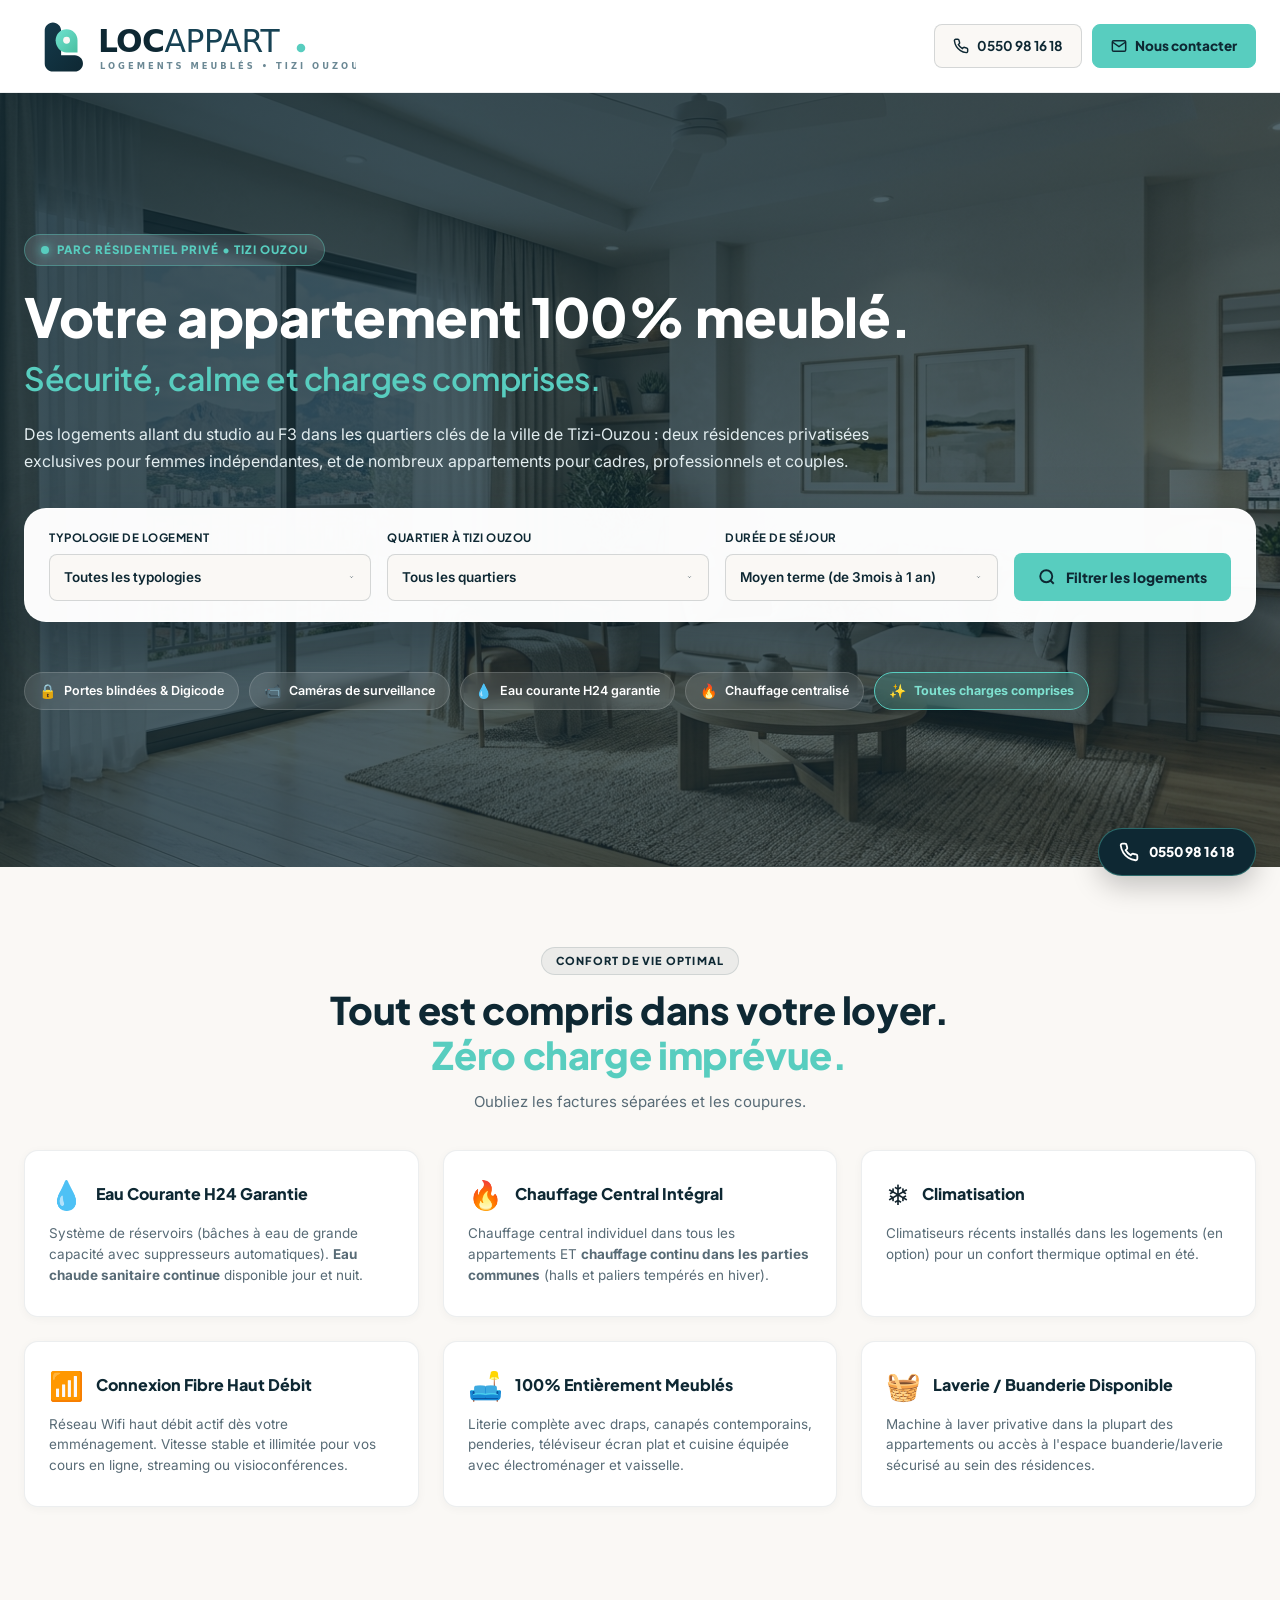
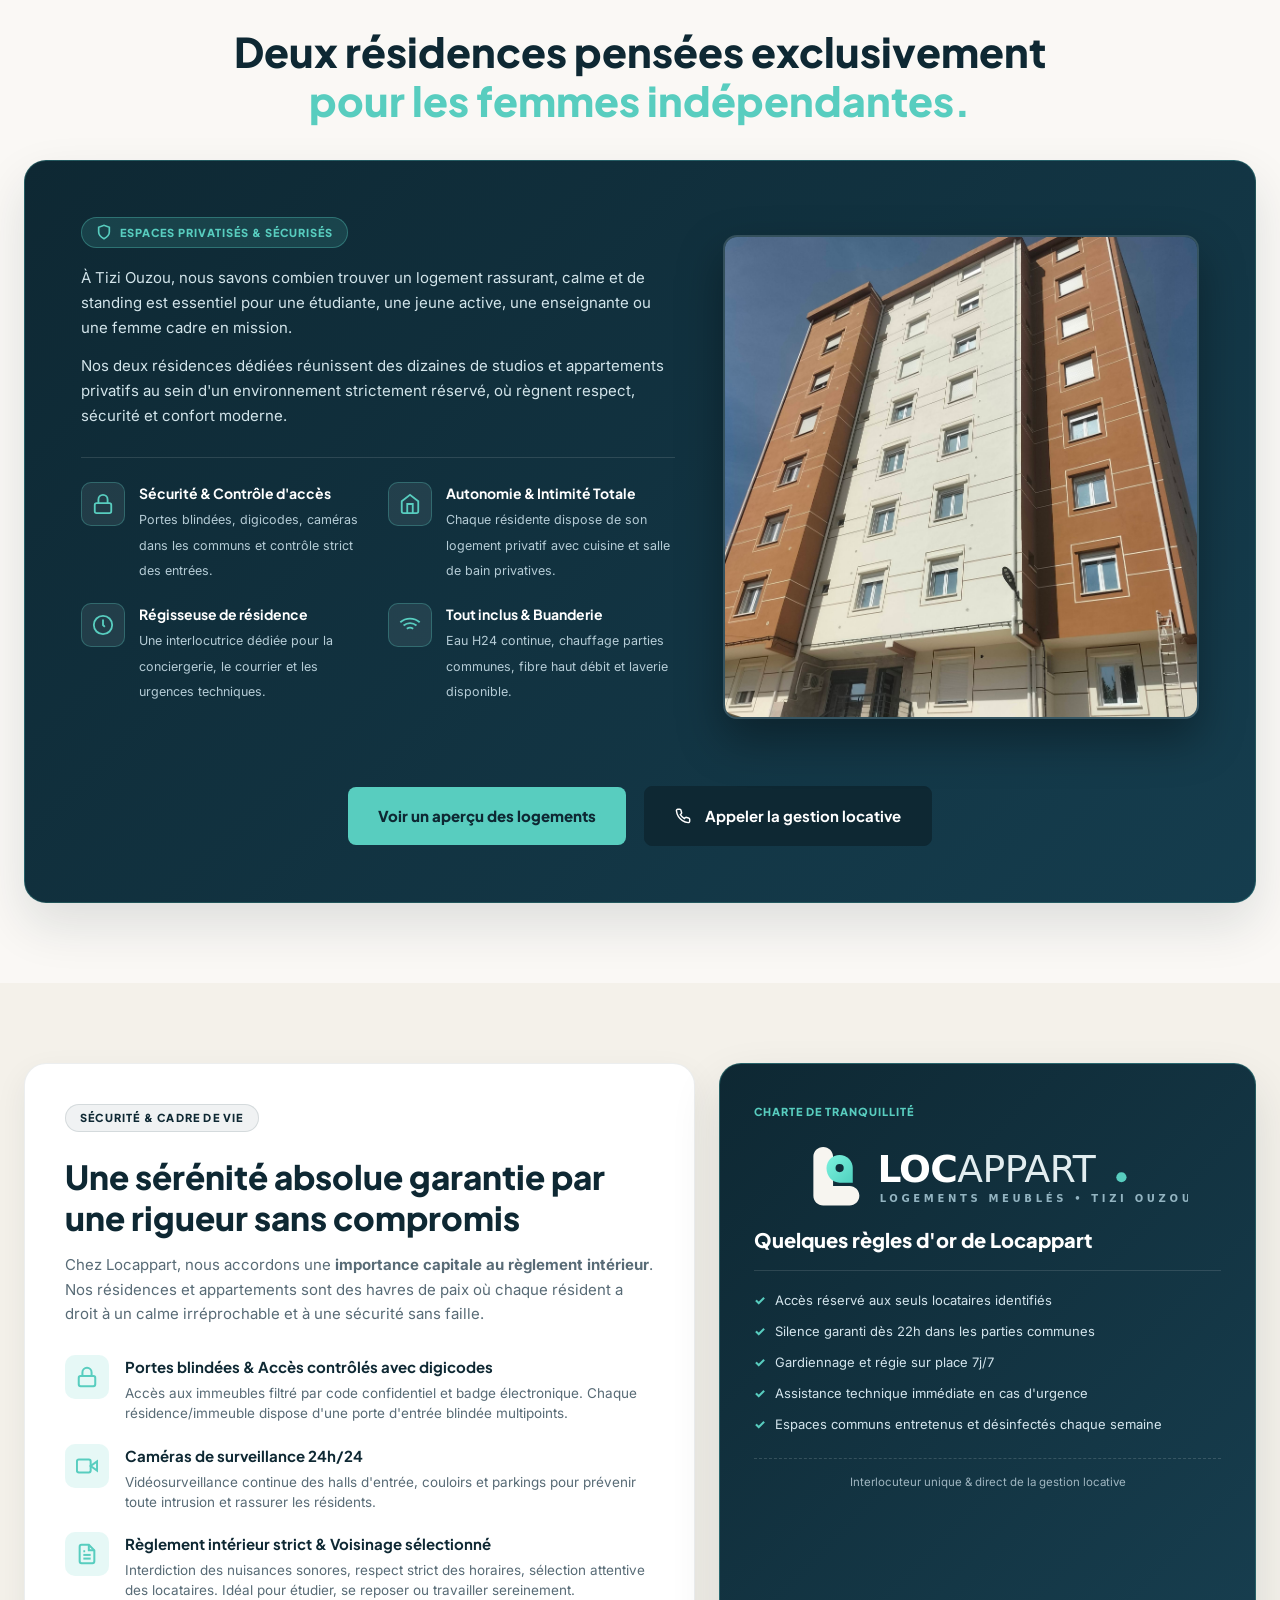
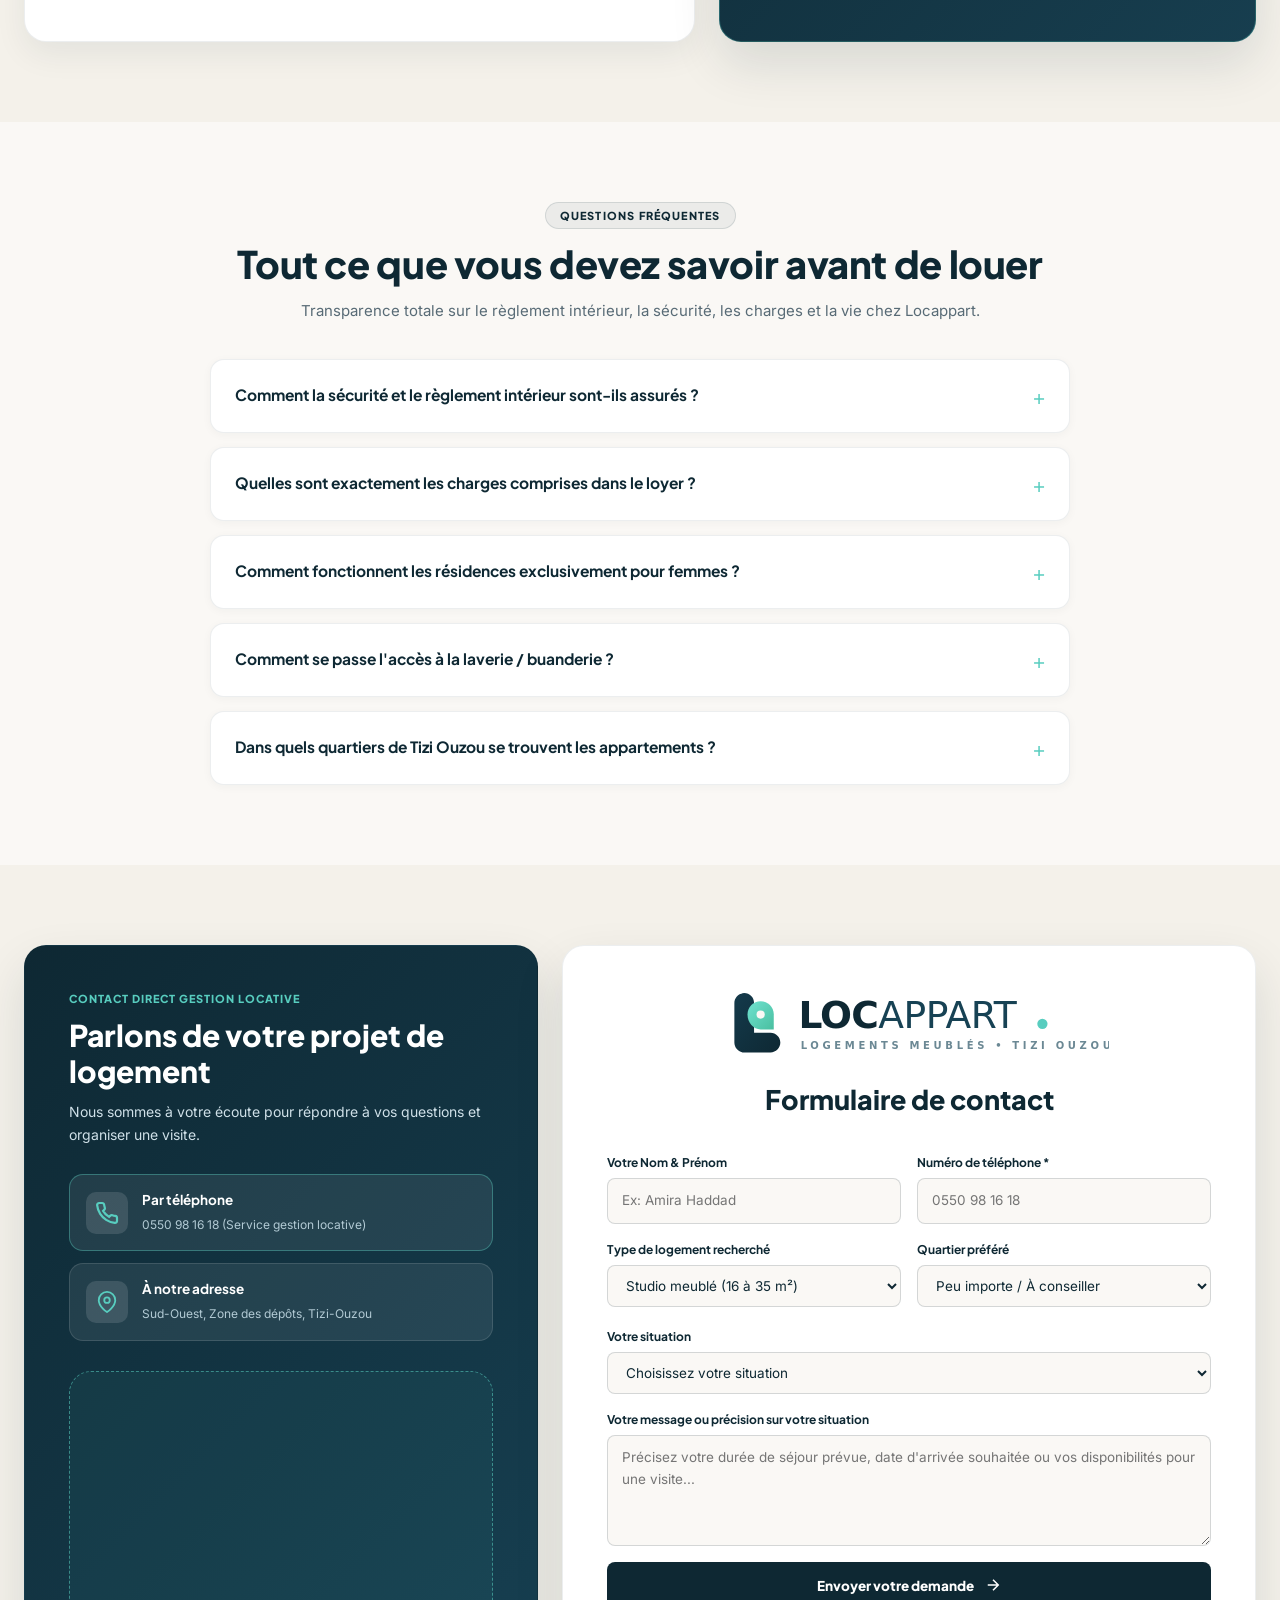
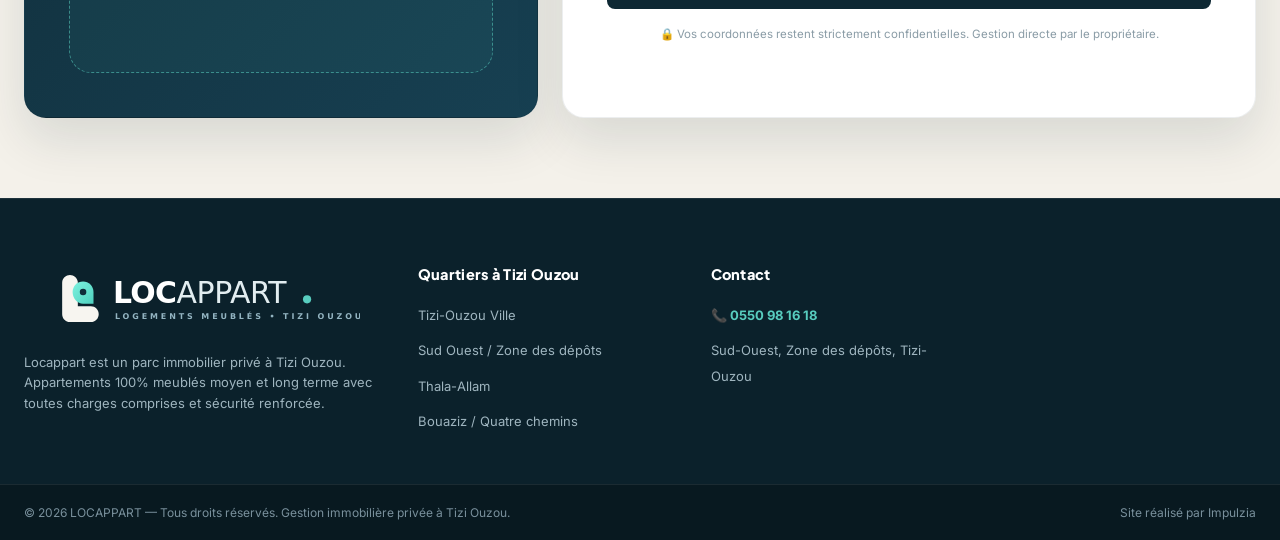
<file: index.html>
<!DOCTYPE html>
<html lang="fr">
<head>
  <meta charset="UTF-8">
  <meta name="viewport" content="width=device-width, initial-scale=1.0">
  <title>LOCAPPART — Location d'Appartements Meublés &amp; Résidences à Tizi Ouzou</title>
  <meta name="description" content="Locappart : appartements 100% meublés à Tizi Ouzou avec charges comprises (eau H24, chauffage central, fibre, clim). Résidences sécurisées réservées aux femmes, studios (16-35m²), F1 (35m²), F2 (40-46m²) et F3 (50-80m²).">
  <link rel="icon" type="image/svg+xml" href="assets/logos/final/favicon.svg">
  
  <!-- Polices Google Fonts : Plus Jakarta Sans & Inter -->
  <link rel="preconnect" href="https://fonts.googleapis.com">
  <link rel="preconnect" href="https://fonts.gstatic.com" crossorigin>
  <link href="https://fonts.googleapis.com/css2?family=Inter:wght@300;400;500;600;700&family=Plus+Jakarta+Sans:wght@400;500;600;700;800&display=swap" rel="stylesheet">
  
  <link rel="stylesheet" href="site.css">
</head>
<body>
  <!-- Toast Notification -->
  <div id="site-toast" class="site-toast" role="alert" aria-live="polite"></div>

  <!-- FLOATING QUICK CONTACT BAR (TEL + WHATSAPP EN AVANT) -->
  <div class="floating-contact-bar" id="floating-contact-bar">
    <a href="tel:+213550981618" class="float-btn float-phone" title="Appeler la gestion locative">
      <svg width="20" height="20" viewBox="0 0 24 24" fill="none" stroke="currentColor" stroke-width="2.2"><path d="M22 16.92v3a2 2 0 01-2.18 2 19.79 19.79 0 01-8.63-3.07 19.5 19.5 0 01-6-6 19.79 19.79 0 01-3.07-8.67A2 2 0 014.11 2h3a2 2 0 012 1.72 12.84 12.84 0 00.7 2.81 2 2 0 01-.45 2.11L8.09 9.91a16 16 0 006 6l1.27-1.27a2 2 0 012.11-.45 12.84 12.84 0 002.81.7A2 2 0 0122 16.92z"></path></svg>
      <span class="float-label">0550 98 16 18</span>
    </a>
  </div>

  <!-- NAVIGATION HEADER -->
  <header class="site-header" id="site-header">
    <div class="header-container">
      <!-- Logo officiel validé -->
      <a href="#accueil" class="brand-logo-link" aria-label="Retour à l'accueil Locappart">
        <img class="brand-logo-svg" src="assets/logos/final/logo-horizontal-light.svg" alt="Locappart — Logements meublés à Tizi Ouzou">
      </a>

      <!-- Actions Header : Appel direct + Bouton formulaire de contact -->
      <div class="header-actions">
        <a href="tel:+213550981618" class="btn-phone-header" title="Appeler directement la gestion locative">
          <svg width="16" height="16" viewBox="0 0 24 24" fill="none" stroke="currentColor" stroke-width="2.2"><path d="M22 16.92v3a2 2 0 01-2.18 2 19.79 19.79 0 01-8.63-3.07 19.5 19.5 0 01-6-6 19.79 19.79 0 01-3.07-8.67A2 2 0 014.11 2h3a2 2 0 012 1.72 12.84 12.84 0 00.7 2.81 2 2 0 01-.45 2.11L8.09 9.91a16 16 0 006 6l1.27-1.27a2 2 0 012.11-.45 12.84 12.84 0 002.81.7A2 2 0 0122 16.92z"></path></svg>
          <span class="header-phone-txt">0550 98 16 18</span>
        </a>
        <a href="#contact" class="btn-contact-header" title="Accéder au formulaire de contact">
          <svg width="16" height="16" viewBox="0 0 24 24" fill="none" stroke="currentColor" stroke-width="2.2"><path d="M4 4h16c1.1 0 2 .9 2 2v12c0 1.1-.9 2-2 2H4c-1.1 0-2-.9-2-2V6c0-1.1.9-2 2-2z"></path><polyline points="22,6 12,13 2,6"></polyline></svg>
          <span>Nous contacter</span>
        </a>
      </div>
    </div>
  </header>

  <main>
    <!-- HERO SECTION -->
    <section class="hero-section" id="accueil">
      <div class="hero-background-wrapper">
        <img src="assets/images/apt_living_room_1793132217045.jpg" alt="Appartement meublé de standing à Tizi Ouzou" class="hero-bg-img">
        <div class="hero-overlay"></div>
      </div>

      <div class="hero-container">
        <div class="hero-badge">
          <span class="pulse-dot"></span>
          <span>PARC RÉSIDENTIEL PRIVÉ • TIZI OUZOU</span>
        </div>

        <h1 class="hero-title">
          <span class="hero-title-main">Votre appartement 100% meublé.</span>
          <span class="hero-title-sub">Sécurité, calme et charges comprises.</span>
        </h1>

        <p class="hero-subtitle">
          Des logements allant du studio au F3 dans les quartiers clés de la ville de Tizi-Ouzou : deux résidences privatisées exclusives pour femmes indépendantes, et de nombreux appartements pour cadres, professionnels et couples.
        </p>

        <!-- Barre de recherche rapide & filtres interactifs -->
        <div class="search-filter-card" role="search">
          <div class="search-field">
            <label for="filter-type" class="search-label">Typologie de logement</label>
            <div class="select-wrapper">
              <select id="filter-type" class="search-select">
                <option value="all">Toutes les typologies</option>
                <option value="studio">Studios meublés (16 à 35 m²)</option>
                <option value="f1">F1 meublés (35 m²)</option>
                <option value="f2">F2 meublés (40 à 46 m²)</option>
                <option value="f3">F3 meublés (50 à 80 m²)</option>
                <option value="femme">Résidences Réservées Femmes</option>
              </select>
            </div>
          </div>

          <div class="search-field">
            <label for="filter-location" class="search-label">Quartier à Tizi Ouzou</label>
            <div class="select-wrapper">
              <select id="filter-location" class="search-select">
                <option value="all">Tous les quartiers</option>
                <option value="tizi-ville">Tizi-Ouzou Ville</option>
                <option value="sud-ouest">Sud Ouest / Zone des dépôts</option>
                <option value="thala-allam">Thala-Allam</option>
                <option value="bouaziz">Bouaziz / Quatre chemins</option>
              </select>
            </div>
          </div>

          <div class="search-field">
            <label for="filter-duration" class="search-label">Durée de séjour</label>
            <div class="select-wrapper">
              <select id="filter-duration" class="search-select">
                <option value="moyen">Moyen terme (de 3mois à 1 an)</option>
                <option value="long">Long terme (1an et +)</option>
              </select>
            </div>
          </div>

          <button type="button" class="search-submit-btn" id="btn-hero-search">
            <svg width="18" height="18" viewBox="0 0 24 24" fill="none" stroke="currentColor" stroke-width="2.5"><circle cx="11" cy="11" r="8"></circle><path d="M21 21l-4.35-4.35"></path></svg>
            <span>Filtrer les logements</span>
          </button>
        </div>

        <!-- Engagements Clés sous le Hero -->
        <div class="hero-highlights-strip">
          <div class="highlight-capsule">
            <span class="capsule-icon">🔒</span>
            <span>Portes blindées &amp; Digicode</span>
          </div>
          <div class="highlight-capsule">
            <span class="capsule-icon">📹</span>
            <span>Caméras de surveillance</span>
          </div>
          <div class="highlight-capsule">
            <span class="capsule-icon">💧</span>
            <span>Eau courante H24 garantie</span>
          </div>
          <div class="highlight-capsule">
            <span class="capsule-icon">🔥</span>
            <span>Chauffage centralisé</span>
          </div>
          <div class="highlight-capsule capsule-accent">
            <span class="capsule-icon">✨</span>
            <span>Toutes charges comprises</span>
          </div>
        </div>

      </div>
    </section>

    <!-- SECTIONS REORDONNÉES : CONFORT, RÉSIDENCES FEMMES, SÉCURITÉ -->
    <section class="section-all-inclusive" id="charges-comprises">
      <div class="section-container">
        
        <div class="section-heading-center">
          <span class="section-pill">CONFORT DE VIE OPTIMAL</span>
          <h2 class="section-title">
            <span class="title-block inclusive-title-start">Tout est compris</span>
            <span class="title-block inclusive-title-middle">dans votre loyer.</span>
            <span class="title-block title-accent">Zéro charge imprévue.</span>
          </h2>
          <p class="section-subtitle">
            Oubliez les factures séparées et les coupures.
          </p>
        </div>

        <div class="inclusive-grid">
          
          <div class="inclusive-card">
            <div class="inclusive-card-header">
              <span class="inclusive-emoji">💧</span>
              <h3 class="inclusive-name">Eau Courante H24 Garantie</h3>
            </div>
            <p class="inclusive-text">
              Système de réservoirs (bâches à eau de grande capacité avec suppresseurs automatiques). <strong>Eau chaude sanitaire continue</strong> disponible jour et nuit.
            </p>
          </div>

          <div class="inclusive-card">
            <div class="inclusive-card-header">
              <span class="inclusive-emoji">🔥</span>
              <h3 class="inclusive-name">Chauffage Central Intégral</h3>
            </div>
            <p class="inclusive-text">
              Chauffage central individuel dans tous les appartements ET <strong>chauffage continu dans les parties communes</strong> (halls et paliers tempérés en hiver).
            </p>
          </div>

          <div class="inclusive-card">
            <div class="inclusive-card-header">
              <span class="inclusive-emoji">❄️</span>
              <h3 class="inclusive-name">Climatisation</h3>
            </div>
            <p class="inclusive-text">
              Climatiseurs récents installés dans les logements (en option) pour un confort thermique optimal en été.
            </p>
          </div>

          <div class="inclusive-card">
            <div class="inclusive-card-header">
              <span class="inclusive-emoji">📶</span>
              <h3 class="inclusive-name">Connexion Fibre Haut Débit</h3>
            </div>
            <p class="inclusive-text">
              Réseau Wifi haut débit actif dès votre emménagement. Vitesse stable et illimitée pour vos cours en ligne, streaming ou visioconférences.
            </p>
          </div>

          <div class="inclusive-card">
            <div class="inclusive-card-header">
              <span class="inclusive-emoji">🛋️</span>
              <h3 class="inclusive-name">100% Entièrement Meublés</h3>
            </div>
            <p class="inclusive-text">
              Literie complète avec draps, canapés contemporains, penderies, téléviseur écran plat et cuisine équipée avec électroménager et vaisselle.
            </p>
          </div>

          <div class="inclusive-card">
            <div class="inclusive-card-header">
              <span class="inclusive-emoji">🧺</span>
              <h3 class="inclusive-name">Laverie / Buanderie Disponible</h3>
            </div>
            <p class="inclusive-text">
              Machine à laver privative dans la plupart des appartements ou accès à l'espace buanderie/laverie sécurisé au sein des résidences.
            </p>
          </div>

        </div>

      </div>
    </section>

    <section class="section-residence-women" id="residences-femmes">
      <div class="section-container">
        <h2 class="spotlight-section-title">
          <span class="spotlight-title-line">Deux résidences pensées exclusivement</span>
          <span class="spotlight-title-line spotlight-title-accent">pour les femmes indépendantes.</span>
        </h2>

        <div class="women-spotlight-card">
          <div class="spotlight-content">
            <div class="spotlight-badge spotlight-badge-text">
              <svg width="16" height="16" viewBox="0 0 24 24" fill="none" stroke="currentColor" stroke-width="2.5"><path d="M12 22s8-4 8-10V5l-8-3-8 3v7c0 6 8 10 8 10z"></path></svg>
              <span>ESPACES PRIVATISÉS &amp; SÉCURISÉS</span>
            </div>
            <p class="spotlight-text">
              À Tizi Ouzou, nous savons combien trouver un logement rassurant, calme et de standing est essentiel pour une étudiante, une jeune active, une enseignante ou une femme cadre en mission.
            </p>
            <p class="spotlight-text">
              Nos deux résidences dédiées réunissent des dizaines de studios et appartements privatifs au sein d'un environnement strictement réservé, où règnent respect, sécurité et confort moderne.
            </p>

            <div class="guarantees-grid">
              <div class="guarantee-item">
                <div class="guarantee-icon">
                  <svg width="22" height="22" viewBox="0 0 24 24" fill="none" stroke="#58CDBF" stroke-width="2"><rect x="3" y="11" width="18" height="11" rx="2" ry="2"></rect><path d="M7 11V7a5 5 0 0110 0v4"></path></svg>
                </div>
                <div>
                  <strong>Sécurité &amp; Contrôle d'accès</strong>
                  <span>Portes blindées, digicodes, caméras dans les communs et contrôle strict des entrées.</span>
                </div>
              </div>

              <div class="guarantee-item">
                <div class="guarantee-icon">
                  <svg width="22" height="22" viewBox="0 0 24 24" fill="none" stroke="#58CDBF" stroke-width="2"><path d="M3 9l9-7 9 7v11a2 2 0 01-2 2H5a2 2 0 01-2-2z"></path><polyline points="9 22 9 12 15 12 15 22"></polyline></svg>
                </div>
                <div>
                  <strong>Autonomie &amp; Intimité Totale</strong>
                  <span>Chaque résidente dispose de son logement privatif avec cuisine et salle de bain privatives.</span>
                </div>
              </div>

              <div class="guarantee-item">
                <div class="guarantee-icon">
                  <svg width="22" height="22" viewBox="0 0 24 24" fill="none" stroke="#58CDBF" stroke-width="2"><circle cx="12" cy="12" r="10"></circle><polyline points="12 6 12 12 14 14"></polyline></svg>
                </div>
                <div>
                  <strong>Régisseuse de résidence</strong>
                  <span>Une interlocutrice dédiée pour la conciergerie, le courrier et les urgences techniques.</span>
                </div>
              </div>

              <div class="guarantee-item">
                <div class="guarantee-icon">
                  <svg width="22" height="22" viewBox="0 0 24 24" fill="none" stroke="#58CDBF" stroke-width="2"><path d="M5 12.55a11 11 0 0114.08 0M1.42 9a16 16 0 0121.16 0M8.53 16.11a6 6 0 016.95 0M12 20h.01"></path></svg>
                </div>
                <div>
                  <strong>Tout inclus &amp; Buanderie</strong>
                  <span>Eau H24 continue, chauffage parties communes, fibre haut débit et laverie disponible.</span>
                </div>
              </div>
            </div>
          </div>

          <div class="spotlight-visual">
            <div class="spotlight-image-card">
              <img src="assets/images/738335356_122189694764906431_7431007184578968364_n.jpg" alt="Façade de la Résidence sécurisée Locappart à Tizi Ouzou" class="spotlight-main-img">
            </div>
          </div>

          <div class="spotlight-cta-row spotlight-cta-row-outside">
          <a href="#contact" class="btn-spotlight-primary">
            Voir un aperçu des logements
          </a>
          <a href="tel:+213550981618" class="btn-spotlight-secondary">
            <svg width="16" height="16" viewBox="0 0 24 24" fill="none" stroke="currentColor" stroke-width="2.2" aria-hidden="true"><path d="M22 16.92v3a2 2 0 01-2.18 2 19.79 19.79 0 01-8.63-3.07 19.5 19.5 0 01-6-6 19.79 19.79 0 01-3.07-8.67A2 2 0 014.11 2h3a2 2 0 012 1.72 12.84 12.84 0 00.7 2.81 2 2 0 01-.45 2.11L8.09 9.91a16 16 0 006 6l1.27-1.27a2 2 0 012.11-.45 12.84 12.84 0 002.81.7A2 2 0 0122 16.92z"></path></svg>
            Appeler la gestion locative
          </a>
          </div>
        </div>
      </div>
    </section>

    <section class="section-security" id="securite">
      <div class="section-container">
        
        <div class="security-box">
          <div class="security-text-col">
            <span class="section-pill">SÉCURITÉ &amp; CADRE DE VIE</span>
            <h2 class="security-title">Une sérénité absolue garantie par une rigueur sans compromis</h2>
            <p class="security-lead">
              Chez Locappart, nous accordons une <strong>importance capitale au règlement intérieur</strong>. Nos résidences et appartements sont des havres de paix où chaque résident a droit à un calme irréprochable et à une sécurité sans faille.
            </p>

            <div class="security-points-list">
              <div class="sec-point">
                <div class="sec-icon">
                  <svg width="22" height="22" viewBox="0 0 24 24" fill="none" stroke="#58CDBF" stroke-width="2.2"><rect x="3" y="11" width="18" height="11" rx="2" ry="2"></rect><path d="M7 11V7a5 5 0 0110 0v4"></path></svg>
                </div>
                <div class="sec-content">
                  <strong>Portes blindées &amp; Accès contrôlés avec digicodes</strong>
                  <p>Accès aux immeubles filtré par code confidentiel et badge électronique. Chaque résidence/immeuble dispose d'une porte d'entrée blindée multipoints.</p>
                </div>
              </div>

              <div class="sec-point">
                <div class="sec-icon">
                  <svg width="22" height="22" viewBox="0 0 24 24" fill="none" stroke="#58CDBF" stroke-width="2.2"><path d="M23 7l-7 5 7 5V7z"></path><rect x="1" y="5" width="15" height="14" rx="2" ry="2"></rect></svg>
                </div>
                <div class="sec-content">
                  <strong>Caméras de surveillance 24h/24</strong>
                  <p>Vidéosurveillance continue des halls d'entrée, couloirs et parkings pour prévenir toute intrusion et rassurer les résidents.</p>
                </div>
              </div>

              <div class="sec-point">
                <div class="sec-icon">
                  <svg width="22" height="22" viewBox="0 0 24 24" fill="none" stroke="#58CDBF" stroke-width="2.2"><path d="M14 2H6a2 2 0 00-2 2v16a2 2 0 002 2h12a2 2 0 002-2V8z"></path><polyline points="14 2 14 8 20 8"></polyline><line x1="16" y1="13" x2="8" y2="13"></line><line x1="16" y1="17" x2="8" y2="17"></line><polyline points="10 9 9 9 8 9"></polyline></svg>
                </div>
                <div class="sec-content">
                  <strong>Règlement intérieur strict &amp; Voisinage sélectionné</strong>
                  <p>Interdiction des nuisances sonores, respect strict des horaires, sélection attentive des locataires. Idéal pour étudier, se reposer ou travailler sereinement.</p>
                </div>
              </div>
            </div>
          </div>

          <div class="security-card-visual">
            <div class="residence-rule-card">
              <div class="rule-card-header">
                <span class="rule-badge">CHARTE DE TRANQUILLITÉ</span>
                <div class="rule-card-logo" aria-label="Logo Locappart">
                  <img src="assets/logos/final/logo-horizontal-dark.svg" alt="Locappart" loading="lazy">
                </div>
                <h4>Quelques règles d'or de Locappart</h4>
              </div>
              <ul class="rule-list">
                <li><span class="check-mark">✓</span> Accès réservé aux seuls locataires identifiés</li>
                <li><span class="check-mark">✓</span> Silence garanti dès 22h dans les parties communes</li>
                <li><span class="check-mark">✓</span> Gardiennage et régie sur place 7j/7</li>
                <li><span class="check-mark">✓</span> Assistance technique immédiate en cas d'urgence</li>
                <li><span class="check-mark">✓</span> Espaces communs entretenus et désinfectés chaque semaine</li>
              </ul>
              <div class="rule-card-footer">
                <span>Interlocuteur unique &amp; direct de la gestion locative</span>
              </div>
            </div>
          </div>
        </div>

      </div>
    </section>



    <!-- BANNIÈRE DE CONTACT RAPIDE : TÉLÉPHONE & CONTACT MIS EN AVANT -->
    

    <!-- SECTION FOCUS SÉCURITÉ, SÉRÉNITÉ & RÈGLEMENT INTÉRIEUR -->
    

    <!-- SECTION TOUT COMPRIS : CHARGES, EAU H24, CHAUFFAGE & INTERNET -->
    

    <!-- SECTION FOCUS : LES 2 RÉSIDENCES EXCLUSIVEMENT RÉSERVÉES AUX FEMMES -->
    

    <!-- SECTION CATALOGUE DES LOGEMENTS supprimée à la demande -->

    <!-- SECTION SIMULATEUR DE SÉJOUR -->
    

    <!-- SECTION FAQ INTERACTIVE -->
    <section class="section-faq" id="faq">
      <div class="section-container">
        
        <div class="section-heading-center">
          <span class="section-pill">QUESTIONS FRÉQUENTES</span>
          <h2 class="section-title">Tout ce que vous devez savoir avant de louer</h2>
          <p class="section-subtitle">
            Transparence totale sur le règlement intérieur, la sécurité, les charges et la vie chez Locappart.
          </p>
        </div>

        <div class="faq-accordion-wrapper">
          
          <div class="faq-item">
            <button class="faq-trigger" aria-expanded="false">
              <span>Comment la sécurité et le règlement intérieur sont-ils assurés ?</span>
              <span class="faq-chevron">+</span>
            </button>
            <div class="faq-answer">
              <p>
                La tranquillité de nos locataires est non négociable. Tous nos immeubles sont équipés de <strong>portes blindées</strong>, de <strong>digicodes d'accès sécurisés</strong> et de <strong>caméras de surveillance dans les parties communes</strong> (halls et paliers). Un règlement intérieur strict régit la vie des résidences : interdiction formelle du tapage nocturne, respect du voisinage et filtrage strict des visiteurs extérieurs.
              </p>
            </div>
          </div>

          <div class="faq-item">
            <button class="faq-trigger" aria-expanded="false">
              <span>Quelles sont exactement les charges comprises dans le loyer ?</span>
              <span class="faq-chevron">+</span>
            </button>
            <div class="faq-answer">
              <p>
                <strong>Toutes les charges courantes sont incluses dans le montant du loyer</strong> : eau courante H24 (avec réserve d'eau et suppresseur), eau chaude continue, chauffage central individuel et chauffage des parties communes, connexion internet fibre optique très haut débit, ainsi que l'entretien et l'éclairage hebdomadaire des communs. Vous n'avez aucune facture supplémentaire surprise.
              </p>
            </div>
          </div>

          <div class="faq-item">
            <button class="faq-trigger" aria-expanded="false">
              <span>Comment fonctionnent les résidences exclusivement pour femmes ?</span>
              <span class="faq-chevron">+</span>
            </button>
            <div class="faq-answer">
              <p>
                Nos deux résidences féminines sont strictement réservées aux femmes indépendantes (étudiantes universitaires, médecins internes, enseignantes, fonctionnaires et cadres). L'accès y est filtré et une régisseuse sur place veille à l'ordre, au respect mutuel et à l'assistance quotidienne.
              </p>
            </div>
          </div>

          <div class="faq-item">
            <button class="faq-trigger" aria-expanded="false">
              <span>Comment se passe l'accès à la laverie / buanderie ?</span>
              <span class="faq-chevron">+</span>
            </button>
            <div class="faq-answer">
              <p>
                Selon la typologie du logement choisi, vous disposez soit d'une <strong>machine à laver privative</strong> installée directement dans l'appartement (F1, F2, F3), soit d'un accès sécurisé à l'<strong>espace buanderie/laverie collectif</strong> réservé aux résidentes au sein de l'immeuble.
              </p>
            </div>
          </div>

          <div class="faq-item">
            <button class="faq-trigger" aria-expanded="false">
              <span>Dans quels quartiers de Tizi Ouzou se trouvent les appartements ?</span>
              <span class="faq-chevron">+</span>
            </button>
            <div class="faq-answer">
              <p>
                Nos logements sont idéalement implantés dans 4 secteurs stratégiques de Tizi Ouzou : <strong>Tizi-Ouzou ville</strong> (hyper-centre &amp; université), <strong>Sud Ouest / Zone des dépôts</strong> (accès facile et calme), <strong>Thala-Allam</strong> (résidentiel et verdoyant), et <strong>Bouaziz / Quatre chemins</strong> (carrefour dynamique avec tous les commerces).
              </p>
            </div>
          </div>

        </div>

      </div>
    </section>

    <!-- SECTION CONTACT & RÉSERVATION PAR TÉLÉPHONE / WHATSAPP -->
    <section class="section-contact" id="contact">
      <div class="section-container">
        
        <div class="contact-card-wrapper">
          
          <div class="contact-info-col">
            <div class="contact-brand">
              <span class="contact-pill">CONTACT DIRECT GESTION LOCATIVE</span>
              <h2 class="contact-title">Parlons de votre projet de logement</h2>
              <p class="contact-desc">
                Nous sommes à votre écoute pour répondre à vos questions et organiser une visite.
              </p>
            </div>

            <div class="contact-channels">
              <a href="tel:+213550981618" class="contact-channel-card phone-highlight">
                <div class="ch-icon">
                  <svg width="24" height="24" viewBox="0 0 24 24" fill="none" stroke="currentColor" stroke-width="2.2"><path d="M22 16.92v3a2 2 0 01-2.18 2 19.79 19.79 0 01-8.63-3.07 19.5 19.5 0 01-6-6 19.79 19.79 0 01-3.07-8.67A2 2 0 014.11 2h3a2 2 0 012 1.72 12.84 12.84 0 00.7 2.81 2 2 0 01-.45 2.11L8.09 9.91a16 16 0 006 6l1.27-1.27a2 2 0 012.11-.45 12.84 12.84 0 002.81.7A2 2 0 0122 16.92z"></path></svg>
                </div>
                <div>
                  <strong>Par téléphone</strong>
                  <span>0550 98 16 18 (Service gestion locative)</span>
                </div>
              </a>

              <div class="contact-channel-card">
                <div class="ch-icon">
                  <svg width="22" height="22" viewBox="0 0 24 24" fill="none" stroke="currentColor" stroke-width="2"><path d="M21 10c0 7-9 13-9 13s-9-6-9-13a9 9 0 0118 0z"></path><circle cx="12" cy="10" r="3"></circle></svg>
                </div>
                <div>
                  <strong>À notre adresse</strong>
                  <span>Sud-Ouest, Zone des dépôts, Tizi-Ouzou</span>
                </div>
              </div>
              <div class="contact-map-placeholder contact-map-embed" aria-label="Carte Google Maps du quartier Sud-Ouest, Zone des dépôts, Tizi-Ouzou">
                <iframe title="Google Maps — Sud-Ouest, Zone des dépôts, Tizi-Ouzou" src="https://www.google.com/maps?q=Sud-Ouest%2C%20Zone%20des%20d%C3%A9p%C3%B4ts%2C%20Tizi-Ouzou&output=embed" loading="lazy" referrerpolicy="no-referrer-when-downgrade" allowfullscreen></iframe>
              </div>
            </div>
          </div>

          <div class="contact-form-col">
            <form id="main-contact-form" class="site-contact-form">
              <div class="form-heading-logo" aria-label="Logo Locappart">
                <img src="assets/logos/final/logo-horizontal-light.svg" alt="Locappart" loading="lazy">
              </div>
              <h3 class="form-heading">Formulaire de contact</h3>
              <div class="form-row">
                <div class="form-field">
                  <label for="contact-name" class="field-label">Votre Nom &amp; Prénom</label>
                  <input type="text" id="contact-name" class="field-input" placeholder="Ex: Amira Haddad" required>
                </div>
                <div class="form-field">
                  <label for="contact-phone" class="field-label">Numéro de téléphone *</label>
                  <input type="tel" id="contact-phone" class="field-input" placeholder="0550 98 16 18" required>
                </div>
              </div>

              <div class="form-row">
                <div class="form-field">
                  <label for="contact-interest" class="field-label">Type de logement recherché</label>
                  <select id="contact-interest" class="field-input">
                    <option value="studio">Studio meublé (16 à 35 m²)</option>
                    <option value="f1">F1 meublé (35 m²)</option>
                    <option value="f2">F2 meublé (40 à 46 m²)</option>
                    <option value="f3">F3 meublé (50 à 80 m²)</option>
                    <option value="residence-femme">Résidence Réservée Femmes</option>
                  </select>
                </div>
                <div class="form-field">
                  <label for="contact-zone" class="field-label">Quartier préféré</label>
                  <select id="contact-zone" class="field-input">
                    <option value="indifferent">Peu importe / À conseiller</option>
                    <option value="tizi-ville">Tizi-Ouzou Ville</option>
                    <option value="sud-ouest">Sud Ouest / Zone des dépôts</option>
                    <option value="thala-allam">Thala-Allam</option>
                    <option value="bouaziz">Bouaziz / Quatre chemins</option>
                  </select>
                </div>
              </div>

              <div class="form-field situation-field">
                <label for="contact-situation" class="field-label">Votre situation</label>
                <select id="contact-situation" class="field-input" required>
                  <option value="" disabled selected>Choisissez votre situation</option>
                  <option value="Femme célibataire">Femme célibataire</option>
                  <option value="Homme cadre">Homme cadre</option>
                  <option value="Couple marié sans enfant">Couple marié sans enfant</option>
                  <option value="Couple marié avec enfant">Couple marié avec enfant</option>
                </select>
              </div>

              <div class="form-field">
                <label for="contact-message" class="field-label">Votre message ou précision sur votre situation</label>
                <textarea id="contact-message" class="field-input field-textarea" rows="4" placeholder="Précisez votre durée de séjour prévue, date d'arrivée souhaitée ou vos disponibilités pour une visite..."></textarea>
              </div>

              <button type="submit" class="btn-submit-contact">
                <span>Envoyer votre demande</span>
                <svg width="18" height="18" viewBox="0 0 24 24" fill="none" stroke="currentColor" stroke-width="2"><path d="M5 12h14M12 5l7 7-7 7"></path></svg>
              </button>
              
              <span class="form-privacy-note">
                🔒 Vos coordonnées restent strictement confidentielles. Gestion directe par le propriétaire.
              </span>
            </form>
          </div>

        </div>

      </div>
    </section>
  </main>

  <!-- MODAL DÉTAILS D'UN LOGEMENT (Dynamique) -->
  <div class="modal-backdrop" id="property-modal" role="dialog" aria-modal="true" aria-hidden="true">
    <div class="modal-box">
      <button class="modal-close-btn" id="modal-close" aria-label="Fermer la modal">×</button>
      
      <div class="modal-content" id="modal-dynamic-content">
        <!-- Rempli dynamiquement par site.js -->
      </div>
    </div>
  </div>

  <!-- PIED DE PAGE DU SITE -->
  <footer class="site-footer">
    <div class="footer-container">
      
      <div class="footer-brand-col">
        <a href="#" class="footer-logo">
          <img src="assets/logos/final/logo-horizontal-dark.svg" alt="Locappart" loading="lazy">
        </a>
        <p class="footer-tagline">
          Locappart est un parc immobilier privé à Tizi Ouzou. Appartements 100% meublés moyen et long terme avec toutes charges comprises et sécurité renforcée.
        </p>
      </div><div class="footer-links-col">
        <h4 class="footer-col-title">Quartiers à Tizi Ouzou</h4>
        <ul class="footer-nav-list">
          <li><span>Tizi-Ouzou Ville</span></li>
          <li><span>Sud Ouest / Zone des dépôts</span></li>
          <li><span>Thala-Allam</span></li>
          <li><span>Bouaziz / Quatre chemins</span></li>
        </ul>
      </div>

      <div class="footer-links-col">
        <h4 class="footer-col-title">Contact</h4>
        <ul class="footer-nav-list">
          <li><a href="tel:+213550981618" style="color:#58CDBF; font-weight:700;">📞 0550 98 16 18</a></li>
          <li><span>Sud-Ouest, Zone des dépôts, Tizi-Ouzou</span></li>
        </ul>
      </div>

    </div>

    <div class="footer-bottom-bar">
      <div class="bottom-container">
        <span>&copy; 2026 LOCAPPART — Tous droits réservés. Gestion immobilière privée à Tizi Ouzou.</span>
        <span>Site réalisé par Impulzia</span>
      </div>
    </div>
  </footer>

  <script src="site.js"></script>
</body>
</html>
</file>
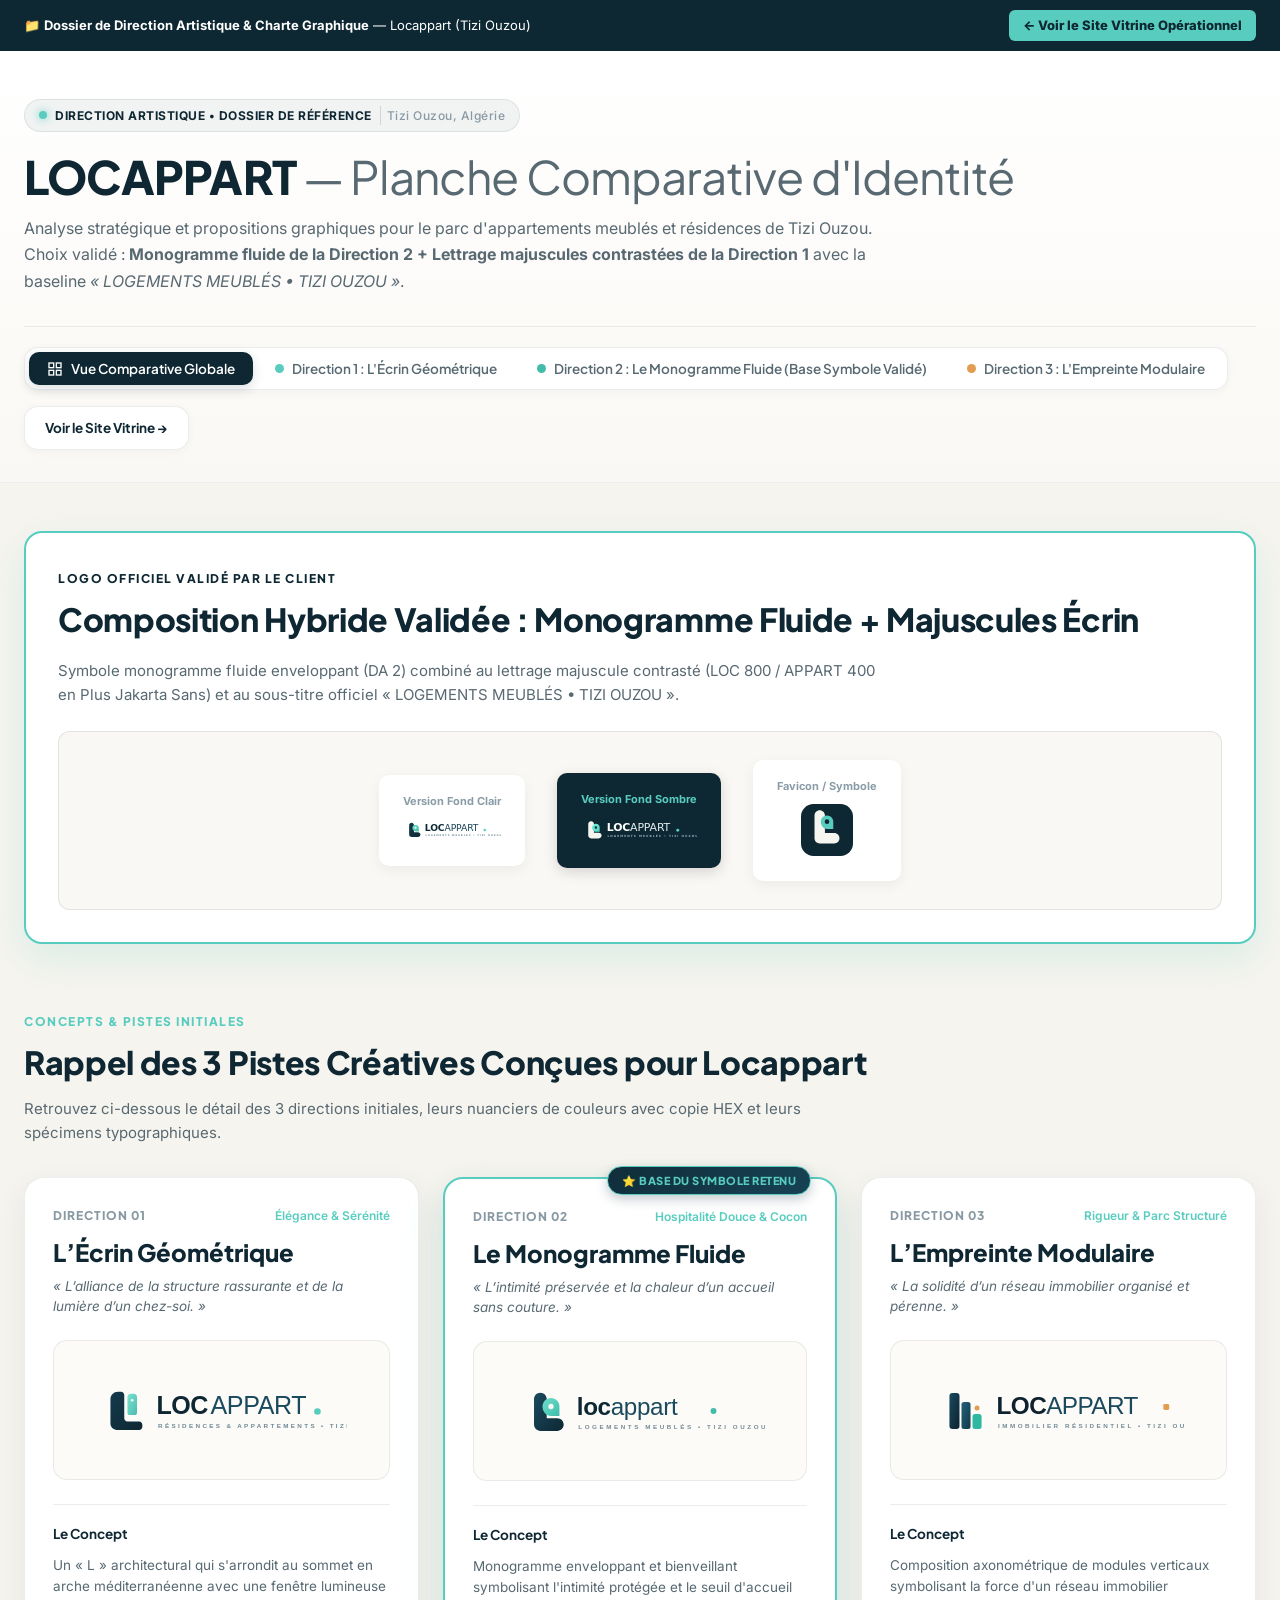
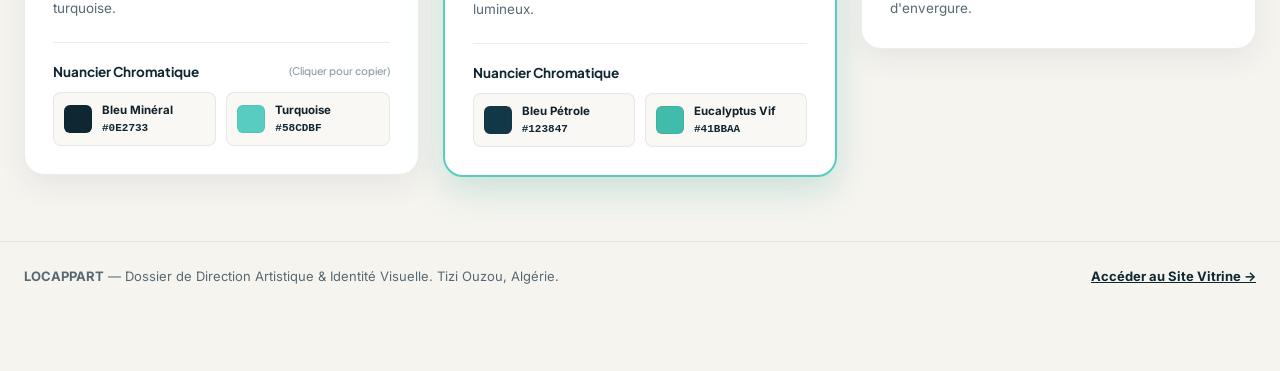
<file: brand-presentation.html>
<!DOCTYPE html>
<html lang="fr">
<head>
  <meta charset="UTF-8">
  <meta name="viewport" content="width=device-width, initial-scale=1.0">
  <title>LOCAPPART — Planche de Direction Artistique &amp; Identité de Marque</title>
  <meta name="description" content="Planche comparative de Direction Artistique et Identité de marque pour Locappart à Tizi Ouzou. 3 propositions de logos, palettes, typographies et applications concrètes.">
  
  <link rel="preconnect" href="https://fonts.googleapis.com">
  <link rel="preconnect" href="https://fonts.gstatic.com" crossorigin>
  <link href="https://fonts.googleapis.com/css2?family=Epilogue:ital,wght@0,400;0,600;0,700;0,800;1,400&family=Inter:wght@400;500;600;700&family=Plus+Jakarta+Sans:ital,wght@0,400;0,500;0,600;0,700;0,800;1,400&family=Sora:wght@300;400;600;700;800&display=swap" rel="stylesheet">
  
  <link rel="stylesheet" href="style.css">
</head>
<body class="theme-light">
  <div id="toast" class="toast" role="alert" aria-live="polite"></div>

  <!-- Barre de retour au site vitrine -->
  <aside style="background: #0E2833; color: #FFFFFF; padding: 10px 24px; font-size: 13px; display: flex; justify-content: space-between; align-items: center; flex-wrap: wrap; gap: 10px;">
    <span>📁 <strong>Dossier de Direction Artistique &amp; Charte Graphique</strong> — Locappart (Tizi Ouzou)</span>
    <a href="index.html" style="background: #58CDBF; color: #0E2833; font-weight: 800; padding: 5px 14px; border-radius: 6px; text-decoration: none;">
      ← Voir le Site Vitrine Opérationnel
    </a>
  </aside>

  <header class="da-header">
    <div class="da-header-container">
      <div class="da-brand-badge">
        <span class="badge-dot"></span>
        <span class="badge-title">DIRECTION ARTISTIQUE • DOSSIER DE RÉFÉRENCE</span>
        <span class="badge-subtitle">Tizi Ouzou, Algérie</span>
      </div>

      <h1 class="da-main-title">LOCAPPART <span class="highlight">— Planche Comparative d'Identité</span></h1>
      <p class="da-intro-text">
        Analyse stratégique et propositions graphiques pour le parc d'appartements meublés et résidences de Tizi Ouzou. 
        Choix validé : <strong>Monogramme fluide de la Direction 2 + Lettrage majuscules contrastées de la Direction 1</strong> avec la baseline <em>« LOGEMENTS MEUBLÉS • TIZI OUZOU »</em>.
      </p>

      <div class="da-controls-bar">
        <div class="filter-tabs" role="tablist">
          <button class="tab-btn active" data-tab="all" role="tab">
            <svg width="16" height="16" viewBox="0 0 24 24" fill="none" stroke="currentColor" stroke-width="2"><rect x="3" y="3" width="7" height="7"></rect><rect x="14" y="3" width="7" height="7"></rect><rect x="14" y="14" width="7" height="7"></rect><rect x="3" y="14" width="7" height="7"></rect></svg>
            Vue Comparative Globale
          </button>
          <button class="tab-btn" data-tab="dir1" role="tab">
            <span class="tab-indicator ind-1"></span>
            Direction 1 : L'Écrin Géométrique
          </button>
          <button class="tab-btn" data-tab="dir2" role="tab">
            <span class="tab-indicator ind-2"></span>
            Direction 2 : Le Monogramme Fluide (Base Symbole Validé)
          </button>
          <button class="tab-btn" data-tab="dir3" role="tab">
            <span class="tab-indicator ind-3"></span>
            Direction 3 : L'Empreinte Modulaire
          </button>
        </div>

        <div class="quick-actions">
          <a href="index.html" class="btn-scroll-recom">
            Voir le Site Vitrine →
          </a>
        </div>
      </div>
    </div>
  </header>

  <main class="da-main-content">
    
    <!-- BANNIÈRE DE VALIDATION DU LOGO OFFICIEL HYBRIDE -->
    <section class="section-block" style="background: #FFFFFF; border: 2px solid #58CDBF; border-radius: 18px; padding: 32px; box-shadow: 0 14px 40px rgba(88,205,191,0.18);">
      <span class="section-eyebrow" style="color: #0E2833;">LOGO OFFICIEL VALIDÉ PAR LE CLIENT</span>
      <h2 class="section-heading" style="margin-bottom: 14px;">Composition Hybride Validée : Monogramme Fluide + Majuscules Écrin</h2>
      <p class="section-desc" style="margin-bottom: 24px;">
        Symbole monogramme fluide enveloppant (DA 2) combiné au lettrage majuscule contrasté (LOC 800 / APPART 400 en Plus Jakarta Sans) et au sous-titre officiel « LOGEMENTS MEUBLÉS • TIZI OUZOU ».
      </p>

      <div style="background: #FAF8F5; border: 1px solid rgba(14,40,51,0.1); border-radius: 12px; padding: 28px; display: flex; align-items: center; justify-content: center; gap: 32px; flex-wrap: wrap;">
        <!-- Rendu du logo officiel clair -->
        <div style="background: #FFFFFF; padding: 18px 24px; border-radius: 10px; box-shadow: 0 4px 14px rgba(0,0,0,0.06); text-align: center;">
          <span style="font-size: 11px; font-weight: 700; color: #8A9CA6; display: block; margin-bottom: 8px;">Version Fond Clair</span>
          <img src="assets/logos/final/logo-horizontal-light.svg" alt="Logo Officiel Validé" style="max-height: 52px; width: auto;">
        </div>

        <!-- Rendu du logo officiel sombre -->
        <div style="background: #0E2833; padding: 18px 24px; border-radius: 10px; box-shadow: 0 4px 14px rgba(0,0,0,0.15); text-align: center;">
          <span style="font-size: 11px; font-weight: 700; color: #58CDBF; display: block; margin-bottom: 8px;">Version Fond Sombre</span>
          <img src="assets/logos/final/logo-horizontal-dark.svg" alt="Logo Sombre Validé" style="max-height: 52px; width: auto;">
        </div>

        <!-- Symbole seul -->
        <div style="background: #FFFFFF; padding: 18px 24px; border-radius: 10px; box-shadow: 0 4px 14px rgba(0,0,0,0.06); text-align: center;">
          <span style="font-size: 11px; font-weight: 700; color: #8A9CA6; display: block; margin-bottom: 8px;">Favicon / Symbole</span>
          <img src="assets/logos/final/favicon.svg" alt="Favicon" style="max-height: 52px; width: auto;">
        </div>
      </div>
    </section>

    <!-- SECTION 1 : PLANCHE COMPARATIVE DES 3 DIRECTIONS -->
    <section class="section-block" id="comparative-board">
      <div class="section-header">
        <span class="section-eyebrow">CONCEPTS &amp; PISTES INITIALES</span>
        <h2 class="section-heading">Rappel des 3 Pistes Créatives Conçues pour Locappart</h2>
        <p class="section-desc">Retrouvez ci-dessous le détail des 3 directions initiales, leurs nuanciers de couleurs avec copie HEX et leurs spécimens typographiques.</p>
      </div>

      <div class="comparative-grid">
        
        <!-- DIRECTION 1 -->
        <article class="direction-card" id="card-dir1">
          <div class="direction-header">
            <div class="direction-meta">
              <span class="dir-num">DIRECTION 01</span>
              <span class="dir-theme">Élégance &amp; Sérénité</span>
            </div>
            <h3 class="direction-name">L’Écrin Géométrique</h3>
            <p class="direction-baseline">« L’alliance de la structure rassurante et de la lumière d’un chez-soi. »</p>
          </div>

          <div class="logo-preview-box">
            <div class="logo-render-area" id="render-dir1">
              <img src="assets/logos/direction1/logo-horizontal.svg" alt="Logo Direction 1" style="max-height: 56px; width: auto;">
            </div>
          </div>

          <div class="direction-details">
            <div class="detail-block">
              <h4 class="detail-title">Le Concept</h4>
              <p class="detail-text">
                Un « L » architectural qui s'arrondit au sommet en arche méditerranéenne avec une fenêtre lumineuse turquoise.
              </p>
            </div>

            <div class="detail-block">
              <h4 class="detail-title">Nuancier Chromatique <span class="sub-hint">(Cliquer pour copier)</span></h4>
              <div class="swatches-grid">
                <div class="swatch-item" onclick="copyHex('#0E2733')">
                  <span class="swatch-color" style="background-color: #0E2733;"></span>
                  <div class="swatch-info">
                    <span class="swatch-name">Bleu Minéral</span>
                    <span class="swatch-hex">#0E2733</span>
                  </div>
                </div>
                <div class="swatch-item" onclick="copyHex('#58CDBF')">
                  <span class="swatch-color" style="background-color: #58CDBF;"></span>
                  <div class="swatch-info">
                    <span class="swatch-name">Turquoise</span>
                    <span class="swatch-hex">#58CDBF</span>
                  </div>
                </div>
              </div>
            </div>
          </div>
        </article>

        <!-- DIRECTION 2 -->
        <article class="direction-card recommended-card" id="card-dir2">
          <div class="card-ribbon">⭐ BASE DU SYMBOLE RETENU</div>
          
          <div class="direction-header">
            <div class="direction-meta">
              <span class="dir-num">DIRECTION 02</span>
              <span class="dir-theme">Hospitalité Douce &amp; Cocon</span>
            </div>
            <h3 class="direction-name">Le Monogramme Fluide</h3>
            <p class="direction-baseline">« L’intimité préservée et la chaleur d’un accueil sans couture. »</p>
          </div>

          <div class="logo-preview-box">
            <div class="logo-render-area" id="render-dir2">
              <img src="assets/logos/direction2/logo-horizontal.svg" alt="Logo Direction 2" style="max-height: 56px; width: auto;">
            </div>
          </div>

          <div class="direction-details">
            <div class="detail-block">
              <h4 class="detail-title">Le Concept</h4>
              <p class="detail-text">
                Monogramme enveloppant et bienveillant symbolisant l'intimité protégée et le seuil d'accueil lumineux.
              </p>
            </div>

            <div class="detail-block">
              <h4 class="detail-title">Nuancier Chromatique</h4>
              <div class="swatches-grid">
                <div class="swatch-item" onclick="copyHex('#123847')">
                  <span class="swatch-color" style="background-color: #123847;"></span>
                  <div class="swatch-info">
                    <span class="swatch-name">Bleu Pétrole</span>
                    <span class="swatch-hex">#123847</span>
                  </div>
                </div>
                <div class="swatch-item" onclick="copyHex('#41BBAA')">
                  <span class="swatch-color" style="background-color: #41BBAA;"></span>
                  <div class="swatch-info">
                    <span class="swatch-name">Eucalyptus Vif</span>
                    <span class="swatch-hex">#41BBAA</span>
                  </div>
                </div>
              </div>
            </div>
          </div>
        </article>

        <!-- DIRECTION 3 -->
        <article class="direction-card" id="card-dir3">
          <div class="direction-header">
            <div class="direction-meta">
              <span class="dir-num">DIRECTION 03</span>
              <span class="dir-theme">Rigueur &amp; Parc Structuré</span>
            </div>
            <h3 class="direction-name">L’Empreinte Modulaire</h3>
            <p class="direction-baseline">« La solidité d’un réseau immobilier organisé et pérenne. »</p>
          </div>

          <div class="logo-preview-box">
            <div class="logo-render-area" id="render-dir3">
              <img src="assets/logos/direction3/logo-horizontal.svg" alt="Logo Direction 3" style="max-height: 56px; width: auto;">
            </div>
          </div>

          <div class="direction-details">
            <div class="detail-block">
              <h4 class="detail-title">Le Concept</h4>
              <p class="detail-text">
                Composition axonométrique de modules verticaux symbolisant la force d'un réseau immobilier d'envergure.
              </p>
            </div>
          </div>
        </article>

      </div>
    </section>

  </main>

  <footer class="da-footer">
    <div class="footer-container">
      <div>
        <strong>LOCAPPART</strong> — Dossier de Direction Artistique &amp; Identité Visuelle.
        <span>Tizi Ouzou, Algérie.</span>
      </div>
      <div>
        <a href="index.html" style="color: #0E2833; font-weight: 700;">Accéder au Site Vitrine →</a>
      </div>
    </div>
  </footer>

  <script src="app.js"></script>
</body>
</html>
</file>
<file: site.css>
/* ==========================================================================
   LOCAPPART — SITE VITRINE OFFICIEL
   Design System & Feuille de Styles Principale
   Palette : Bleu Minéral (#0E2833) • Turquoise Solaire (#58CDBF) • Lin (#F7F5F0)
   ========================================================================== */

:root {
  /* Nuances Principales */
  --color-primary: #0E2833;
  --color-primary-light: #163B4B;
  --color-primary-dark: #081B23;
  
  --color-accent: #58CDBF;
  --color-accent-light: #7FE2D1;
  --color-accent-dark: #37A294;
  --color-accent-glow: rgba(88, 205, 191, 0.22);

  --color-whatsapp: #25D366;
  --color-whatsapp-dark: #1EBE5D;

  --color-terracotta: #C27A58;
  --color-gold: #E5A855;

  /* Surfaces & Fonds */
  --bg-body: #FAF8F5;
  --bg-card: #FFFFFF;
  --bg-surface-warm: #F4F1EA;
  --bg-surface-subtle: #EFECE4;
  --bg-dark-section: #0B212B;

  /* Textes */
  --text-main: #13242E;
  --text-secondary: #586B76;
  --text-muted: #8A9CA6;
  --text-inverse: #FFFFFF;

  /* Bordures */
  --border-light: rgba(14, 40, 51, 0.08);
  --border-medium: rgba(14, 40, 51, 0.16);
  --border-accent: rgba(88, 205, 191, 0.45);

  /* Typographies */
  --font-heading: 'Plus Jakarta Sans', system-ui, -apple-system, sans-serif;
  --font-body: 'Inter', system-ui, -apple-system, sans-serif;

  /* Rayons */
  --radius-sm: 8px;
  --radius-md: 14px;
  --radius-lg: 22px;
  --radius-full: 9999px;

  /* Ombres */
  --shadow-sm: 0 2px 10px rgba(14, 40, 51, 0.04);
  --shadow-md: 0 12px 32px rgba(14, 40, 51, 0.07);
  --shadow-lg: 0 22px 50px rgba(14, 40, 51, 0.12);
  --shadow-hover: 0 26px 60px rgba(14, 40, 51, 0.16);

  /* Transitions */
  --transition-fast: 0.2s cubic-bezier(0.16, 1, 0.3, 1);
  --transition-smooth: 0.35s cubic-bezier(0.16, 1, 0.3, 1);
}

/* Reset & Primitives */
*, *::before, *::after {
  box-sizing: border-box;
  margin: 0;
  padding: 0;
}

html {
  scroll-behavior: smooth;
  font-size: 16px;
}

body {
  font-family: var(--font-body);
  background-color: var(--bg-body);
  color: var(--text-main);
  line-height: 1.6;
  -webkit-font-smoothing: antialiased;
  -moz-osx-font-smoothing: grayscale;
  overflow-x: hidden;
}

img {
  max-width: 100%;
  height: auto;
  display: block;
}

a {
  color: inherit;
  text-decoration: none;
}

button, input, select, textarea {
  font: inherit;
}

.section-container {
  max-width: 1280px;
  margin: 0 auto;
  padding: 0 24px;
}

/* ==========================================================================
   FLOATING QUICK CONTACT BAR (WHATSAPP + TÉLÉPHONE)
   ========================================================================== */
.floating-contact-bar {
  position: fixed;
  bottom: 24px;
  right: 24px;
  display: flex;
  flex-direction: column;
  gap: 10px;
  z-index: 9998;
}

.float-btn {
  display: inline-flex;
  align-items: center;
  gap: 10px;
  padding: 12px 20px;
  border-radius: var(--radius-full);
  font-family: var(--font-heading);
  font-size: 13.5px;
  font-weight: 800;
  box-shadow: 0 10px 28px rgba(0, 0, 0, 0.22);
  transition: all var(--transition-fast);
}

.float-whatsapp {
  background: var(--color-whatsapp);
  color: #FFFFFF;
}

.float-whatsapp:hover {
  background: var(--color-whatsapp-dark);
  transform: translateY(-3px) scale(1.02);
  box-shadow: 0 14px 32px rgba(37, 211, 102, 0.4);
}

.float-phone {
  background: var(--color-primary);
  color: #FFFFFF;
  border: 1px solid rgba(88, 205, 191, 0.4);
}

.float-phone:hover {
  background: var(--color-primary-light);
  transform: translateY(-3px) scale(1.02);
  box-shadow: 0 14px 32px rgba(14, 40, 51, 0.35);
}

/* Toast */
.site-toast {
  position: fixed;
  bottom: 24px;
  left: 24px;
  background: var(--color-primary);
  color: #FFFFFF;
  padding: 14px 22px;
  border-radius: var(--radius-md);
  font-family: var(--font-heading);
  font-size: 13.5px;
  font-weight: 700;
  box-shadow: var(--shadow-lg);
  border: 1px solid var(--color-accent);
  opacity: 0;
  transform: translateY(20px);
  pointer-events: none;
  transition: all 0.3s ease;
  z-index: 10000;
}

.site-toast.show {
  opacity: 1;
  transform: translateY(0);
}

/* ==========================================================================
   BARRE SUPÉRIEURE D'ANNONCE
   ========================================================================== */
.top-announcement-bar {
  background: var(--color-primary-dark);
  color: #E2EDF0;
  padding: 8px 16px;
  font-size: 12.5px;
  border-bottom: 1px solid rgba(255, 255, 255, 0.08);
}

.announcement-content {
  max-width: 1280px;
  margin: 0 auto;
  display: flex;
  align-items: center;
  justify-content: center;
  gap: 14px;
  flex-wrap: wrap;
  text-align: center;
}

.announcement-pill {
  background: rgba(88, 205, 191, 0.2);
  color: var(--color-accent);
  border: 1px solid rgba(88, 205, 191, 0.4);
  font-size: 10px;
  font-weight: 800;
  letter-spacing: 0.8px;
  padding: 2px 8px;
  border-radius: var(--radius-full);
}

.announcement-phone {
  background: rgba(255, 255, 255, 0.12);
  color: var(--color-accent);
  font-weight: 700;
  padding: 2px 10px;
  border-radius: var(--radius-full);
  transition: all var(--transition-fast);
}

.announcement-phone:hover {
  background: var(--color-accent);
  color: var(--color-primary);
}

/* ==========================================================================
   HEADER DE NAVIGATION
   ========================================================================== */
.site-header {
  position: sticky;
  top: 0;
  background: rgba(255, 255, 255, 0.96);
  backdrop-filter: blur(16px);
  border-bottom: 1px solid var(--border-light);
  z-index: 1000;
  transition: all var(--transition-fast);
}

.site-header.scrolled {
  box-shadow: 0 8px 24px rgba(14, 40, 51, 0.08);
}

.header-container {
  max-width: 1320px;
  margin: 0 auto;
  padding: 10px 24px;
  display: flex;
  align-items: center;
  justify-content: space-between;
  gap: 20px;
}

.brand-logo-link {
  display: flex;
  align-items: center;
}

.brand-logo-svg {
  height: 72px;
  width: auto;
  max-width: 360px;
  display: block;
  transition: transform var(--transition-fast);
}

.brand-logo-link:hover .brand-logo-svg {
  transform: scale(1.02);
}

/* Actions Header */
.header-actions {
  display: flex;
  align-items: center;
  gap: 10px;
}

.btn-phone-header {
  display: inline-flex;
  align-items: center;
  gap: 8px;
  background: #FAF8F5;
  color: var(--color-primary);
  border: 1px solid var(--border-medium);
  padding: 10px 18px;
  border-radius: var(--radius-sm);
  font-family: var(--font-heading);
  font-size: 13.5px;
  font-weight: 700;
  transition: all var(--transition-fast);
}

.btn-phone-header:hover {
  background: var(--color-primary);
  color: #FFFFFF;
  border-color: var(--color-primary);
  box-shadow: 0 4px 14px rgba(14, 40, 51, 0.15);
}

.btn-contact-header {
  display: inline-flex;
  align-items: center;
  gap: 8px;
  background: var(--color-accent);
  color: var(--color-primary);
  border: 1px solid var(--color-accent);
  padding: 10px 18px;
  border-radius: var(--radius-sm);
  font-family: var(--font-heading);
  font-size: 13.5px;
  font-weight: 800;
  transition: all var(--transition-fast);
}

.btn-contact-header:hover {
  background: var(--color-accent-light);
  transform: translateY(-1px);
  box-shadow: 0 6px 18px rgba(88, 205, 191, 0.35);
}

.mobile-toggle-btn {
  display: none;
  background: none;
  border: none;
  width: 32px;
  height: 24px;
  flex-direction: column;
  justify-content: space-between;
  cursor: pointer;
}

.mobile-toggle-btn .bar {
  height: 3px;
  width: 100%;
  background: var(--color-primary);
  border-radius: 2px;
  transition: all 0.3s ease;
}

/* ==========================================================================
   SECTION HERO
   ========================================================================== */
.hero-section {
  position: relative;
  min-height: 86vh;
  display: flex;
  align-items: center;
  padding: 64px 24px 80px;
  overflow: hidden;
}

.hero-background-wrapper {
  position: absolute;
  inset: 0;
  z-index: 1;
}

.hero-bg-img {
  width: 100%;
  height: 100%;
  object-fit: cover;
}

.hero-overlay {
  position: absolute;
  inset: 0;
  background: linear-gradient(
    135deg,
    rgba(14, 40, 51, 0.84) 0%,
    rgba(14, 40, 51, 0.74) 50%,
    rgba(14, 40, 51, 0.62) 100%
  );
}

.hero-container {
  position: relative;
  z-index: 2;
  max-width: 1280px;
  margin: 0 auto;
  color: #FFFFFF;
  width: 100%;
}

.hero-badge {
  display: inline-flex;
  align-items: center;
  gap: 8px;
  background: rgba(255, 255, 255, 0.12);
  border: 1px solid rgba(88, 205, 191, 0.4);
  backdrop-filter: blur(8px);
  padding: 6px 16px;
  border-radius: var(--radius-full);
  font-family: var(--font-heading);
  font-size: 11.5px;
  font-weight: 800;
  letter-spacing: 1px;
  color: var(--color-accent);
  margin-bottom: 20px;
}

.pulse-dot {
  width: 8px;
  height: 8px;
  background-color: var(--color-accent);
  border-radius: 50%;
  box-shadow: 0 0 10px var(--color-accent);
  animation: pulse-dot 2s infinite ease-in-out;
}

@keyframes pulse-dot {
  0%, 100% { opacity: 1; transform: scale(1); }
  50% { opacity: 0.4; transform: scale(1.4); }
}

.hero-title {
  font-family: var(--font-heading);
  letter-spacing: -0.02em;
  margin-bottom: 22px;
  max-width: 980px;
}

.hero-title-main {
  display: block;
  font-size: clamp(32px, 4.2vw, 54px);
  font-weight: 800;
  line-height: 1.15;
  color: #FFFFFF;
}

.hero-title-sub {
  display: block;
  font-size: clamp(20px, 2.5vw, 32px);
  font-weight: 600;
  line-height: 1.3;
  color: var(--color-accent);
  margin-top: 10px;
}

.hero-subtitle {
  font-size: clamp(15px, 1.25vw, 18px);
  color: #E2EDF0;
  max-width: 880px;
  line-height: 1.65;
  margin-bottom: 34px;
}

.hero-subtitle strong {
  color: #FFFFFF;
  font-weight: 600;
}

/* Carte de recherche */
.search-filter-card {
  background: rgba(255, 255, 255, 0.98);
  border-radius: var(--radius-lg);
  padding: 20px 24px;
  display: grid;
  grid-template-columns: 1.3fr 1.3fr 1.1fr auto;
  gap: 16px;
  align-items: flex-end;
  box-shadow: 0 25px 60px rgba(10, 26, 33, 0.35);
  margin-bottom: 30px;
  border: 1px solid rgba(255, 255, 255, 0.8);
}

.search-field {
  display: flex;
  flex-direction: column;
  gap: 6px;
}

.search-label {
  font-family: var(--font-heading);
  font-size: 11.5px;
  font-weight: 700;
  color: var(--color-primary);
  text-transform: uppercase;
  letter-spacing: 0.5px;
}

.select-wrapper {
  position: relative;
}

.search-select {
  width: 100%;
  appearance: none;
  background: #FAF8F5;
  border: 1px solid var(--border-medium);
  padding: 12px 32px 12px 14px;
  border-radius: var(--radius-sm);
  font-size: 13.5px;
  font-weight: 600;
  color: var(--color-primary);
  cursor: pointer;
  transition: all var(--transition-fast);
}

.select-wrapper::after {
  content: "";
  position: absolute;
  right: 14px;
  top: 50%;
  transform: translateY(-50%);
  width: 8px;
  height: 5px;
  background-image: url("data:image/svg+xml;charset=UTF-8,%3Csvg xmlns='http://www.w3.org/2000/svg' viewBox='0 0 24 24' fill='none' stroke='%230E2833' stroke-width='2.5'%3E%3Cpath d='M6 9l6 6 6-6'/%3E%3C/svg%3E");
  background-size: contain;
  background-repeat: no-repeat;
  pointer-events: none;
}

.search-select:focus {
  outline: none;
  border-color: var(--color-accent);
  background: #FFFFFF;
  box-shadow: 0 0 0 3px var(--color-accent-glow);
}

.search-submit-btn {
  display: inline-flex;
  align-items: center;
  justify-content: center;
  gap: 10px;
  background: var(--color-accent);
  color: var(--color-primary);
  border: none;
  padding: 13px 24px;
  border-radius: var(--radius-sm);
  font-family: var(--font-heading);
  font-size: 14px;
  font-weight: 800;
  cursor: pointer;
  transition: all var(--transition-fast);
  white-space: nowrap;
}

.search-submit-btn:hover {
  background: var(--color-accent-light);
  transform: translateY(-1px);
  box-shadow: 0 8px 20px rgba(88, 205, 191, 0.4);
}

/* Capsules sous le Hero */
.hero-highlights-strip {
  display: flex;
  flex-wrap: wrap;
  gap: 10px;
  padding-top: 20px;
}

.highlight-capsule {
  display: inline-flex;
  align-items: center;
  gap: 8px;
  background: rgba(255, 255, 255, 0.1);
  border: 1px solid rgba(255, 255, 255, 0.16);
  backdrop-filter: blur(8px);
  padding: 7px 14px;
  border-radius: var(--radius-full);
  font-size: 12.5px;
  font-weight: 600;
  color: #FFFFFF;
}

.capsule-icon {
  font-size: 14px;
}

.highlight-capsule.capsule-accent {
  background: rgba(88, 205, 191, 0.22);
  border-color: var(--color-accent);
  color: var(--color-accent-light);
  font-weight: 700;
}

/* ==========================================================================
   BANNIÈRE DE CONTACT RAPIDE
   ========================================================================== */
.section-quick-cta {
  background: #FFFFFF;
  border-bottom: 1px solid var(--border-light);
  padding: 24px 0;
}

.quick-cta-bar {
  display: flex;
  justify-content: center;
  align-items: center;
  flex-wrap: wrap;
  gap: 20px;
}

.cta-pill {
  font-family: var(--font-heading);
  font-size: 11px;
  font-weight: 800;
  color: var(--color-accent-dark);
  letter-spacing: 0.8px;
  text-transform: uppercase;
  display: block;
  margin-bottom: 2px;
}

.cta-bar-title {
  font-family: var(--font-heading);
  font-size: 20px;
  font-weight: 800;
  color: var(--color-primary);
}

.cta-bar-sub {
  font-size: 13.5px;
  color: var(--text-secondary);
}

.cta-bar-actions {
  display: flex;
  align-items: center;
  gap: 12px;
  flex-wrap: wrap;
}

.btn-cta-whatsapp {
  display: inline-flex;
  align-items: center;
  gap: 8px;
  background: var(--color-whatsapp);
  color: #FFFFFF;
  padding: 12px 22px;
  border-radius: var(--radius-sm);
  font-family: var(--font-heading);
  font-size: 13.5px;
  font-weight: 800;
  transition: all var(--transition-fast);
}

.btn-cta-whatsapp:hover {
  background: var(--color-whatsapp-dark);
  transform: translateY(-2px);
  box-shadow: 0 8px 20px rgba(37, 211, 102, 0.3);
}

.btn-cta-phone {
  display: inline-flex;
  align-items: center;
  gap: 8px;
  background: var(--color-primary);
  color: #FFFFFF;
  padding: 12px 22px;
  border-radius: var(--radius-sm);
  font-family: var(--font-heading);
  font-size: 13.5px;
  font-weight: 800;
  transition: all var(--transition-fast);
}

.btn-cta-phone:hover {
  background: var(--color-primary-light);
  transform: translateY(-2px);
  box-shadow: 0 8px 20px rgba(14, 40, 51, 0.25);
}

.btn-cta-contact {
  display: inline-flex;
  align-items: center;
  gap: 8px;
  background: var(--color-accent);
  color: var(--color-primary);
  padding: 12px 22px;
  border-radius: var(--radius-sm);
  font-family: var(--font-heading);
  font-size: 13.5px;
  font-weight: 800;
  transition: all var(--transition-fast);
}

.btn-cta-contact:hover {
  background: var(--color-accent-light);
  transform: translateY(-2px);
  box-shadow: 0 8px 20px rgba(88, 205, 191, 0.35);
}

/* ==========================================================================
   SECTION FOCUS SÉCURITÉ & RÈGLEMENT INTÉRIEUR
   ========================================================================== */
.section-security {
  padding: 80px 0;
  background: var(--bg-surface-warm);
}

.security-box {
  background: transparent;
  border: 0;
  box-shadow: none;
  padding: 0;
  display: grid;
  grid-template-columns: 1.25fr 1fr;
  gap: 24px;
  align-items: stretch;
}

.security-text-col {
  background: var(--bg-card);
  border-radius: var(--radius-lg);
  border: 1px solid var(--border-light);
  box-shadow: var(--shadow-md);
  padding: 40px;
  min-width: 0;
}

.security-card-visual {
  min-width: 0;
  display: flex;
  flex-direction: column;
  gap: 16px;
}

.security-brand-mark {
  display: flex;
  justify-content: center;
  align-items: center;
  padding: 4px 0;
}

.security-brand-mark img {
  display: block;
  width: min(190px, 60%);
  max-height: 54px;
  object-fit: contain;
}

.rule-card-logo {
  display: flex;
  justify-content: center;
  align-items: center;
  margin-top: 16px;
}

.rule-card-logo img {
  display: block;
  width: min(250px, 90%);
  max-height: 76px;
  object-fit: contain;
}

.security-title {
  font-family: var(--font-heading);
  font-size: clamp(24px, 2.6vw, 34px);
  font-weight: 800;
  color: var(--color-primary);
  margin: 12px 0 14px;
  line-height: 1.25;
}

.security-lead {
  font-size: 15px;
  color: var(--text-secondary);
  line-height: 1.65;
  margin-bottom: 28px;
}

.security-points-list {
  display: flex;
  flex-direction: column;
  gap: 20px;
}

.sec-point {
  display: flex;
  gap: 16px;
}

.sec-icon {
  width: 44px;
  height: 44px;
  border-radius: 10px;
  background: rgba(88, 205, 191, 0.15);
  display: flex;
  align-items: center;
  justify-content: center;
  flex-shrink: 0;
}

.sec-content strong {
  display: block;
  font-family: var(--font-heading);
  font-size: 15px;
  color: var(--color-primary);
  margin-bottom: 4px;
}

.sec-content p {
  font-size: 13.5px;
  color: var(--text-secondary);
  line-height: 1.5;
}

/* Carte Charte / Règlement */
.residence-rule-card {
  background: linear-gradient(135deg, #0E2833 0%, #173E4F 100%);
  color: #FFFFFF;
  border-radius: var(--radius-lg);
  padding: 34px;
  box-shadow: var(--shadow-lg);
  height: 100%;
  box-sizing: border-box;
  border: 1px solid rgba(88, 205, 191, 0.3);
}

.rule-card-header {
  margin-bottom: 20px;
  padding-bottom: 14px;
  border-bottom: 1px solid rgba(255, 255, 255, 0.12);
}

.rule-badge {
  font-family: var(--font-heading);
  font-size: 11px;
  font-weight: 800;
  color: var(--color-accent);
  letter-spacing: 1px;
}

.rule-card-header h4 {
  font-family: var(--font-heading);
  font-size: 20px;
  font-weight: 800;
  margin-top: 4px;
}

.rule-list {
  list-style: none;
  display: flex;
  flex-direction: column;
  gap: 12px;
  margin-bottom: 24px;
}

.rule-list li {
  display: flex;
  align-items: flex-start;
  gap: 10px;
  font-size: 13px;
  color: #D3E4EC;
  line-height: 1.45;
}

.check-mark {
  color: var(--color-accent);
  font-weight: 800;
}

.rule-card-footer {
  padding-top: 14px;
  border-top: 1px dashed rgba(255, 255, 255, 0.15);
  font-size: 11.5px;
  color: #9FB5C0;
  text-align: center;
}

/* ==========================================================================
   SECTION TOUT COMPRIS
   ========================================================================== */
.section-all-inclusive {
  padding: 80px 0;
  background: var(--bg-body);
}

.inclusive-grid {
  display: grid;
  grid-template-columns: repeat(3, 1fr);
  gap: 24px;
}

.inclusive-card {
  background: var(--bg-card);
  border: 1px solid var(--border-light);
  border-radius: var(--radius-md);
  padding: 30px 24px;
  box-shadow: var(--shadow-sm);
  transition: all var(--transition-smooth);
}

.inclusive-card:hover {
  transform: translateY(-4px);
  border-color: var(--color-accent);
  box-shadow: var(--shadow-md);
}

.inclusive-icon {
  font-size: 32px;
  margin-bottom: 16px;
}

.inclusive-card-header {
  display: flex;
  align-items: center;
  gap: 12px;
  margin-bottom: 14px;
}

.inclusive-emoji {
  font-size: 28px;
  flex-shrink: 0;
  line-height: 1;
}

.inclusive-name {
  font-family: var(--font-heading);
  font-size: 16px;
  font-weight: 800;
  color: var(--color-primary);
  margin: 0;
  line-height: 1.3;
}

.inclusive-text {
  font-size: 13.5px;
  color: var(--text-secondary);
  line-height: 1.55;
}

/* Two-line section titles */
.title-block {
  display: block;
}

.title-block.title-accent {
  color: var(--color-accent);
}

/* ==========================================================================
   SECTION RÉSIDENCES POUR FEMMES
   ========================================================================== */
.section-residence-women {
  padding: 40px 0 80px;
  background: var(--bg-body);
}

.women-spotlight-card {
  background: linear-gradient(135deg, #0E2833 0%, #153D4E 100%);
  border-radius: var(--radius-lg);
  padding: 56px;
  display: grid;
  grid-template-columns: 1.25fr 1fr;
  gap: 48px;
  align-items: center;
  color: #FFFFFF;
  box-shadow: var(--shadow-lg);
  border: 1px solid rgba(88, 205, 191, 0.25);
  position: relative;
  overflow: hidden;
}

.spotlight-badge {
  display: inline-flex;
  align-items: center;
  gap: 8px;
  background: rgba(88, 205, 191, 0.15);
  color: var(--color-accent);
  border: 1px solid rgba(88, 205, 191, 0.35);
  padding: 6px 14px;
  border-radius: var(--radius-full);
  font-family: var(--font-heading);
  font-size: 11px;
  font-weight: 800;
  letter-spacing: 1px;
  margin-bottom: 20px;
}

.spotlight-title {
  font-family: var(--font-heading);
  font-size: clamp(26px, 2.8vw, 36px);
  font-weight: 800;
  line-height: 1.25;
  margin-bottom: 18px;
}

.spotlight-text {
  font-size: 15px;
  color: #D2E4EA;
  margin-bottom: 14px;
  line-height: 1.65;
}

.guarantees-grid {
  display: grid;
  grid-template-columns: repeat(2, 1fr);
  gap: 20px;
  margin: 28px 0 34px;
  padding-top: 24px;
  border-top: 1px solid rgba(255, 255, 255, 0.12);
}

.guarantee-item {
  display: flex;
  gap: 14px;
  align-items: flex-start;
}

.guarantee-icon {
  width: 44px;
  height: 44px;
  border-radius: 10px;
  background: rgba(255, 255, 255, 0.08);
  border: 1px solid rgba(88, 205, 191, 0.3);
  display: flex;
  align-items: center;
  justify-content: center;
  flex-shrink: 0;
}

.guarantee-item strong {
  display: block;
  font-family: var(--font-heading);
  font-size: 14px;
  font-weight: 700;
  color: #FFFFFF;
  margin-bottom: 2px;
}

.guarantee-item span {
  font-size: 12.5px;
  color: #B5CCD6;
  line-height: 1.45;
}

.spotlight-cta-row {
  display: flex;
  gap: 16px;
  flex-wrap: wrap;
}

.btn-spotlight-primary {
  display: inline-flex;
  align-items: center;
  background: var(--color-accent);
  color: var(--color-primary);
  padding: 13px 22px;
  border-radius: var(--radius-sm);
  font-family: var(--font-heading);
  font-size: 13.5px;
  font-weight: 800;
  transition: all var(--transition-fast);
}

.btn-spotlight-primary:hover {
  background: var(--color-accent-light);
  transform: translateY(-2px);
}

.btn-spotlight-secondary {
  display: inline-flex;
  align-items: center;
  background: rgba(255, 255, 255, 0.1);
  color: #FFFFFF;
  border: 1px solid rgba(255, 255, 255, 0.25);
  padding: 13px 22px;
  border-radius: var(--radius-sm);
  font-family: var(--font-heading);
  font-size: 13.5px;
  font-weight: 700;
  transition: all var(--transition-fast);
}

.btn-spotlight-secondary:hover {
  background: rgba(255, 255, 255, 0.2);
}

.spotlight-visual {
  position: relative;
}

.spotlight-image-card {
  position: relative;
  border-radius: var(--radius-md);
  overflow: hidden;
  box-shadow: 0 20px 45px rgba(0, 0, 0, 0.35);
  border: 2px solid rgba(255, 255, 255, 0.15);
}

.spotlight-main-img {
  width: 100%;
  height: 480px;
  object-fit: cover;
  transition: transform 0.6s ease;
}

.spotlight-image-card:hover .spotlight-main-img {
  transform: scale(1.03);
}

.spotlight-floating-badge {
  position: absolute;
  bottom: 20px;
  left: 20px;
  background: rgba(14, 40, 51, 0.92);
  backdrop-filter: blur(10px);
  border: 1px solid rgba(88, 205, 191, 0.4);
  padding: 10px 16px;
  border-radius: var(--radius-sm);
  display: flex;
  align-items: center;
  gap: 12px;
  box-shadow: var(--shadow-md);
}

.spotlight-floating-badge strong {
  display: block;
  font-family: var(--font-heading);
  font-size: 13px;
  color: #FFFFFF;
}

.spotlight-floating-badge span {
  font-size: 11px;
  color: var(--color-accent);
}

/* ==========================================================================
   SECTION CATALOGUE DES LOGEMENTS
   ========================================================================== */
.section-catalogue {
  padding: 80px 0;
  background: var(--bg-surface-warm);
}

.section-heading-center {
  text-align: center;
  max-width: 820px;
  margin: 0 auto 36px;
}

.section-pill {
  display: inline-block;
  background: rgba(14, 40, 51, 0.06);
  border: 1px solid rgba(14, 40, 51, 0.12);
  color: var(--color-primary);
  font-family: var(--font-heading);
  font-size: 11px;
  font-weight: 800;
  letter-spacing: 1.2px;
  padding: 4px 14px;
  border-radius: var(--radius-full);
  margin-bottom: 12px;
}

.section-title {
  font-family: var(--font-heading);
  font-size: clamp(26px, 3.2vw, 38px);
  font-weight: 800;
  color: var(--color-primary);
  letter-spacing: -0.01em;
  margin-bottom: 12px;
  line-height: 1.2;
}

.section-subtitle {
  font-size: 15px;
  color: var(--text-secondary);
  line-height: 1.6;
}

/* Filtres du catalogue */
.catalogue-filter-bar {
  display: flex;
  justify-content: center;
  gap: 8px;
  flex-wrap: wrap;
  margin-bottom: 40px;
}

.cat-filter-btn {
  background: #FFFFFF;
  border: 1px solid var(--border-medium);
  padding: 9px 18px;
  border-radius: var(--radius-full);
  font-family: var(--font-heading);
  font-size: 13px;
  font-weight: 700;
  color: var(--text-secondary);
  cursor: pointer;
  transition: all var(--transition-fast);
  display: inline-flex;
  align-items: center;
  gap: 6px;
  box-shadow: var(--shadow-sm);
}

.cat-filter-btn:hover {
  color: var(--color-primary);
  border-color: var(--color-primary);
}

.cat-filter-btn.active {
  background: var(--color-primary);
  color: #FFFFFF;
  border-color: var(--color-primary);
  box-shadow: 0 4px 14px rgba(14, 40, 51, 0.18);
}

.filter-dot-residence {
  width: 8px;
  height: 8px;
  border-radius: 50%;
  background: var(--color-accent);
}

/* Grille */
.properties-grid {
  display: grid;
  grid-template-columns: repeat(3, 1fr);
  gap: 26px;
}

.property-item {
  background: var(--bg-card);
  border-radius: var(--radius-md);
  border: 1px solid var(--border-light);
  overflow: hidden;
  box-shadow: var(--shadow-md);
  display: flex;
  flex-direction: column;
  transition: all var(--transition-smooth);
}

.property-item:hover {
  transform: translateY(-5px);
  box-shadow: var(--shadow-hover);
  border-color: var(--border-medium);
}

.property-media {
  position: relative;
  width: 100%;
  height: 230px;
  overflow: hidden;
}

.prop-img {
  width: 100%;
  height: 100%;
  object-fit: cover;
  transition: transform 0.5s ease;
}

.property-item:hover .prop-img {
  transform: scale(1.04);
}

.tag-status {
  position: absolute;
  padding: 5px 12px;
  border-radius: var(--radius-full);
  font-family: var(--font-heading);
  font-size: 11px;
  font-weight: 800;
  backdrop-filter: blur(8px);
  display: inline-flex;
  align-items: center;
  gap: 6px;
}

.tag-female {
  top: 14px;
  left: 14px;
  background: rgba(14, 40, 51, 0.9);
  color: var(--color-accent-light);
  border: 1px solid rgba(88, 205, 191, 0.4);
}

.tag-pro {
  top: 14px;
  left: 14px;
  background: rgba(14, 40, 51, 0.9);
  color: #FFFFFF;
  border: 1px solid rgba(255, 255, 255, 0.2);
}

.tag-available {
  bottom: 14px;
  right: 14px;
  background: rgba(255, 255, 255, 0.95);
  color: var(--color-primary);
  font-size: 10.5px;
  box-shadow: var(--shadow-sm);
}

.property-body {
  padding: 22px;
  display: flex;
  flex-direction: column;
  flex-grow: 1;
}

.prop-meta-top {
  display: flex;
  justify-content: space-between;
  align-items: center;
  margin-bottom: 8px;
}

.prop-location {
  display: inline-flex;
  align-items: center;
  gap: 5px;
  font-size: 12.5px;
  font-weight: 600;
  color: var(--text-secondary);
}

.prop-type-badge {
  font-family: var(--font-heading);
  font-size: 11px;
  font-weight: 700;
  background: var(--bg-surface-warm);
  color: var(--color-primary);
  padding: 3px 8px;
  border-radius: 4px;
}

.prop-name {
  font-family: var(--font-heading);
  font-size: 17.5px;
  font-weight: 800;
  color: var(--color-primary);
  margin-bottom: 8px;
  line-height: 1.35;
}

.prop-brief {
  font-size: 13px;
  color: var(--text-secondary);
  line-height: 1.55;
  margin-bottom: 16px;
}

.prop-features {
  display: grid;
  grid-template-columns: repeat(2, 1fr);
  gap: 8px;
  margin-bottom: 14px;
  padding-bottom: 14px;
  border-bottom: 1px solid var(--border-light);
}

.feature {
  display: inline-flex;
  align-items: center;
  gap: 6px;
  font-size: 11.5px;
  color: var(--text-secondary);
}

.prop-charges-badge {
  background: rgba(88, 205, 191, 0.12);
  border: 1px solid rgba(88, 205, 191, 0.3);
  color: #126356;
  font-size: 11px;
  font-weight: 700;
  padding: 5px 10px;
  border-radius: var(--radius-sm);
  margin-bottom: 16px;
  text-align: center;
}

.prop-card-footer {
  margin-top: auto;
  display: flex;
  justify-content: space-between;
  align-items: center;
  gap: 10px;
}

.prop-contact-actions {
  display: flex;
  align-items: center;
  gap: 6px;
}

.btn-card-wa {
  display: inline-flex;
  align-items: center;
  gap: 5px;
  background: #E8F8F5;
  color: #126356;
  border: 1px solid rgba(18, 99, 86, 0.2);
  padding: 7px 11px;
  border-radius: var(--radius-sm);
  font-family: var(--font-heading);
  font-size: 11.5px;
  font-weight: 700;
  transition: all var(--transition-fast);
}

.btn-card-wa:hover {
  background: var(--color-whatsapp);
  color: #FFFFFF;
  border-color: var(--color-whatsapp);
}

.btn-card-phone {
  display: inline-flex;
  align-items: center;
  justify-content: center;
  width: 32px;
  height: 32px;
  border-radius: var(--radius-sm);
  background: #FAF8F5;
  border: 1px solid var(--border-medium);
  color: var(--color-primary);
  transition: all var(--transition-fast);
}

.btn-card-phone:hover {
  background: var(--color-primary);
  color: #FFFFFF;
}

.btn-view-property {
  background: var(--color-primary);
  color: #FFFFFF;
  border: none;
  padding: 8px 14px;
  border-radius: var(--radius-sm);
  font-family: var(--font-heading);
  font-size: 12px;
  font-weight: 700;
  cursor: pointer;
  transition: all var(--transition-fast);
  white-space: nowrap;
}

.btn-view-property:hover {
  background: var(--color-primary-light);
  transform: translateY(-1px);
}

/* ==========================================================================
   SECTION SIMULATEUR DE SÉJOUR
   ========================================================================== */
.section-simulator {
  padding: 80px 0;
  background: linear-gradient(180deg, var(--bg-surface-warm) 0%, var(--bg-body) 100%);
}

.simulator-layout {
  display: grid;
  grid-template-columns: 1fr 1.25fr;
  gap: 48px;
  align-items: center;
}

.simulator-title {
  font-family: var(--font-heading);
  font-size: clamp(26px, 3vw, 36px);
  font-weight: 800;
  color: var(--color-primary);
  margin-bottom: 14px;
  line-height: 1.25;
}

.simulator-desc {
  font-size: 15px;
  color: var(--text-secondary);
  line-height: 1.65;
  margin-bottom: 26px;
}

.simulator-bullet-points {
  display: flex;
  flex-direction: column;
  gap: 12px;
}

.sim-bullet {
  display: flex;
  align-items: center;
  gap: 12px;
  font-size: 13.5px;
  font-weight: 600;
  color: var(--color-primary);
}

.bullet-check {
  width: 22px;
  height: 22px;
  border-radius: 50%;
  background: var(--color-accent);
  color: var(--color-primary);
  display: flex;
  align-items: center;
  justify-content: center;
  font-size: 11px;
  font-weight: 800;
  flex-shrink: 0;
}

/* Carte Simulateur */
.simulator-card {
  background: #FFFFFF;
  border-radius: var(--radius-lg);
  border: 1px solid var(--border-light);
  padding: 34px;
  box-shadow: var(--shadow-lg);
}

.sim-form-title {
  font-family: var(--font-heading);
  font-size: 19px;
  font-weight: 800;
  color: var(--color-primary);
  margin-bottom: 20px;
  padding-bottom: 12px;
  border-bottom: 1px solid var(--border-light);
}

.sim-group {
  margin-bottom: 18px;
}

.sim-label {
  display: block;
  font-family: var(--font-heading);
  font-size: 12.5px;
  font-weight: 700;
  color: var(--color-primary);
  margin-bottom: 6px;
}

.radio-chips-group {
  display: flex;
  gap: 8px;
  flex-wrap: wrap;
}

.chip-label {
  cursor: pointer;
}

.chip-label input {
  display: none;
}

.chip-text {
  display: inline-block;
  padding: 8px 14px;
  border-radius: var(--radius-sm);
  background: var(--bg-surface-warm);
  border: 1px solid var(--border-medium);
  font-size: 12.5px;
  font-weight: 600;
  color: var(--text-secondary);
  transition: all var(--transition-fast);
}

.chip-label input:checked + .chip-text {
  background: var(--color-primary);
  color: #FFFFFF;
  border-color: var(--color-primary);
  box-shadow: var(--shadow-sm);
}

.sim-input {
  width: 100%;
  padding: 10px 14px;
  border-radius: var(--radius-sm);
  border: 1px solid var(--border-medium);
  background: #FAF8F5;
  color: var(--color-primary);
  font-size: 13.5px;
  transition: all var(--transition-fast);
}

.sim-input:focus {
  outline: none;
  background: #FFFFFF;
  border-color: var(--color-accent);
  box-shadow: 0 0 0 3px var(--color-accent-glow);
}

.sim-row-2 {
  display: grid;
  grid-template-columns: 1fr 1fr;
  gap: 14px;
}

.sim-summary-box {
  background: rgba(88, 205, 191, 0.1);
  border: 1px solid rgba(88, 205, 191, 0.35);
  border-radius: var(--radius-md);
  padding: 14px;
  margin-bottom: 20px;
}

.summary-line {
  display: flex;
  flex-direction: column;
  gap: 3px;
  margin-bottom: 6px;
}

.sum-tag {
  font-size: 10.5px;
  font-weight: 700;
  color: var(--color-accent-dark);
  text-transform: uppercase;
  letter-spacing: 0.5px;
}

.summary-line strong {
  font-family: var(--font-heading);
  font-size: 14px;
  color: var(--color-primary);
}

.sum-sub {
  font-size: 12px;
  color: var(--text-secondary);
  line-height: 1.45;
}

.btn-submit-simulator {
  width: 100%;
  background: var(--color-primary);
  color: #FFFFFF;
  border: none;
  padding: 13px 20px;
  border-radius: var(--radius-sm);
  font-family: var(--font-heading);
  font-size: 13.5px;
  font-weight: 800;
  cursor: pointer;
  transition: all var(--transition-fast);
}

.btn-submit-simulator:hover {
  background: var(--color-primary-light);
  transform: translateY(-1px);
}

/* ==========================================================================
   SECTION FAQ INTERACTIVE
   ========================================================================== */
.section-faq {
  padding: 80px 0;
  background: var(--bg-body);
}

.faq-accordion-wrapper {
  max-width: 860px;
  margin: 0 auto;
  display: flex;
  flex-direction: column;
  gap: 14px;
}

.faq-item {
  background: var(--bg-card);
  border: 1px solid var(--border-light);
  border-radius: var(--radius-md);
  overflow: hidden;
  box-shadow: var(--shadow-sm);
  transition: all var(--transition-fast);
}

.faq-item:hover {
  border-color: var(--border-medium);
}

.faq-trigger {
  width: 100%;
  text-align: left;
  background: transparent;
  border: none;
  padding: 20px 24px;
  display: flex;
  justify-content: space-between;
  align-items: center;
  cursor: pointer;
  font-family: var(--font-heading);
  font-size: 15.5px;
  font-weight: 700;
  color: var(--color-primary);
  gap: 16px;
}

.faq-chevron {
  font-size: 20px;
  font-weight: 400;
  color: var(--color-accent);
  transition: transform 0.3s ease;
}

.faq-item.active .faq-chevron {
  transform: rotate(45deg);
}

.faq-answer {
  max-height: 0;
  overflow: hidden;
  transition: max-height 0.35s cubic-bezier(0, 1, 0, 1);
  padding: 0 24px;
}

.faq-item.active .faq-answer {
  max-height: 500px;
  padding-bottom: 22px;
  transition: max-height 0.4s ease-in-out;
}

.faq-answer p {
  font-size: 14px;
  color: var(--text-secondary);
  line-height: 1.65;
  border-top: 1px solid var(--border-light);
  padding-top: 14px;
}

/* ==========================================================================
   SECTION CONTACT & FORMULAIRE
   ========================================================================== */
.section-contact {
  padding: 80px 0;
  background: var(--bg-surface-warm);
}

.contact-card-wrapper {
  display: grid;
  grid-template-columns: 1fr 1.35fr;
  gap: 24px;
  align-items: stretch;
}

/* Deux cartes indépendantes, avec les fonds et l’arrondi existants */
.contact-info-col,
.contact-form-col {
  border-radius: var(--radius-lg);
  border: 1px solid var(--border-light);
  overflow: hidden;
  box-shadow: var(--shadow-lg);
}

.contact-info-col {
  background: linear-gradient(135deg, #0E2833 0%, #174052 100%);
  color: #FFFFFF;
  padding: 44px;
  display: flex;
  flex-direction: column;
  justify-content: space-between;
}

.contact-pill {
  font-family: var(--font-heading);
  font-size: 11px;
  font-weight: 800;
  letter-spacing: 1px;
  color: var(--color-accent);
  text-transform: uppercase;
  display: block;
  margin-bottom: 10px;
}

.contact-title {
  font-family: var(--font-heading);
  font-size: 30px;
  font-weight: 800;
  margin-bottom: 12px;
  line-height: 1.2;
}

.contact-desc {
  font-size: 14px;
  color: #CFE0E8;
  line-height: 1.6;
  margin-bottom: 28px;
}

.contact-channels {
  display: flex;
  flex-direction: column;
  gap: 12px;
}

.contact-channel-card {
  display: flex;
  align-items: center;
  gap: 14px;
  background: rgba(255, 255, 255, 0.08);
  border: 1px solid rgba(255, 255, 255, 0.12);
  padding: 14px 16px;
  border-radius: var(--radius-md);
  transition: all var(--transition-fast);
}

.contact-channel-card:hover {
  background: rgba(255, 255, 255, 0.15);
  border-color: var(--color-accent);
}

.contact-channel-card.whatsapp-highlight {
  border-color: rgba(37, 211, 102, 0.5);
  background: rgba(37, 211, 102, 0.15);
}

.contact-channel-card.phone-highlight {
  border-color: rgba(88, 205, 191, 0.4);
}

.ch-icon {
  width: 42px;
  height: 42px;
  border-radius: 10px;
  background: rgba(255, 255, 255, 0.12);
  display: flex;
  align-items: center;
  justify-content: center;
  flex-shrink: 0;
  color: var(--color-accent);
}

.contact-channel-card.whatsapp-highlight .ch-icon {
  color: #25D366;
}

.contact-channel-card strong {
  display: block;
  font-family: var(--font-heading);
  font-size: 13.5px;
  color: #FFFFFF;
}

.contact-channel-card span {
  font-size: 12px;
  color: #B2CAD4;
}

/* Colonne Formulaire */
.contact-form-col {
  padding: 44px;
  background: var(--bg-card);
}

.form-heading {
  font-family: var(--font-heading);
  font-size: 19px;
  font-weight: 800;
  color: var(--color-primary);
  margin-bottom: 22px;
}

.form-heading-logo {
  display: flex;
  justify-content: center;
  align-items: center;
  margin: -10px auto 8px;
  width: 100%;
}

.form-heading-logo img {
  display: block;
  width: min(220px, 80%);
  max-height: 62px;
  object-fit: contain;
}

.site-contact-form {
  display: flex;
  flex-direction: column;
  gap: 16px;
}

.form-row {
  display: grid;
  grid-template-columns: 1fr 1fr;
  gap: 16px;
}

.form-field {
  display: flex;
  flex-direction: column;
  gap: 6px;
}

.field-label {
  font-family: var(--font-heading);
  font-size: 12px;
  font-weight: 700;
  color: var(--color-primary);
}

.field-input {
  width: 100%;
  padding: 11px 14px;
  border-radius: var(--radius-sm);
  border: 1px solid var(--border-medium);
  background: #FAF8F5;
  color: var(--color-primary);
  font-size: 13.5px;
  transition: all var(--transition-fast);
}

.field-input:focus {
  outline: none;
  background: #FFFFFF;
  border-color: var(--color-accent);
  box-shadow: 0 0 0 3px var(--color-accent-glow);
}

.field-textarea {
  resize: vertical;
  min-height: 85px;
}

.btn-submit-contact {
  display: inline-flex;
  align-items: center;
  justify-content: center;
  gap: 10px;
  background: var(--color-primary);
  color: #FFFFFF;
  border: none;
  padding: 13px 22px;
  border-radius: var(--radius-sm);
  font-family: var(--font-heading);
  font-size: 13.5px;
  font-weight: 800;
  cursor: pointer;
  transition: all var(--transition-fast);
}

.btn-submit-contact:hover {
  background: var(--color-primary-light);
  transform: translateY(-2px);
  box-shadow: 0 8px 20px rgba(14, 40, 51, 0.2);
}

.form-privacy-note {
  font-size: 11.5px;
  color: var(--text-muted);
  text-align: center;
}

/* ==========================================================================
   MODAL DÉTAILS D'UN LOGEMENT
   ========================================================================== */
.modal-backdrop {
  position: fixed;
  inset: 0;
  background: rgba(10, 26, 33, 0.75);
  backdrop-filter: blur(8px);
  z-index: 9999;
  display: flex;
  align-items: center;
  justify-content: center;
  padding: 24px;
  opacity: 0;
  visibility: hidden;
  transition: all 0.3s ease;
}

.modal-backdrop.open {
  opacity: 1;
  visibility: visible;
}

.modal-box {
  background: #FFFFFF;
  border-radius: var(--radius-lg);
  max-width: 860px;
  width: 100%;
  max-height: 90vh;
  overflow-y: auto;
  position: relative;
  box-shadow: var(--shadow-lg);
  transform: scale(0.95);
  transition: transform 0.3s ease;
}

.modal-backdrop.open .modal-box {
  transform: scale(1);
}

.modal-close-btn {
  position: absolute;
  top: 18px;
  right: 18px;
  width: 38px;
  height: 38px;
  border-radius: 50%;
  background: rgba(14, 40, 51, 0.85);
  color: #FFFFFF;
  border: none;
  font-size: 24px;
  line-height: 1;
  cursor: pointer;
  display: flex;
  align-items: center;
  justify-content: center;
  z-index: 10;
  transition: all var(--transition-fast);
}

.modal-close-btn:hover {
  background: var(--color-primary);
  transform: rotate(90deg);
}

.modal-media-header {
  position: relative;
  height: 320px;
  overflow: hidden;
}

.modal-main-img {
  width: 100%;
  height: 100%;
  object-fit: cover;
}

.modal-body {
  padding: 30px;
}

.modal-tags-row {
  display: flex;
  gap: 10px;
  margin-bottom: 10px;
}

.modal-title {
  font-family: var(--font-heading);
  font-size: 22px;
  font-weight: 800;
  color: var(--color-primary);
  margin-bottom: 6px;
}

.modal-location {
  display: flex;
  align-items: center;
  gap: 6px;
  font-size: 13px;
  color: var(--text-secondary);
  margin-bottom: 18px;
}

.modal-desc {
  font-size: 14px;
  color: var(--text-secondary);
  line-height: 1.6;
  margin-bottom: 20px;
}

.modal-amenities-section {
  border-top: 1px solid var(--border-light);
  border-bottom: 1px solid var(--border-light);
  padding: 18px 0;
  margin-bottom: 22px;
}

.modal-section-title {
  font-family: var(--font-heading);
  font-size: 13.5px;
  font-weight: 800;
  color: var(--color-primary);
  margin-bottom: 12px;
  text-transform: uppercase;
  letter-spacing: 0.5px;
}

.modal-amenities-grid {
  display: grid;
  grid-template-columns: repeat(3, 1fr);
  gap: 10px;
}

.modal-cta-row {
  display: flex;
  justify-content: space-between;
  align-items: center;
  gap: 14px;
  flex-wrap: wrap;
}

.modal-action-btn {
  display: inline-flex;
  align-items: center;
  gap: 8px;
  background: var(--color-primary);
  color: #FFFFFF;
  padding: 12px 20px;
  border-radius: var(--radius-sm);
  font-family: var(--font-heading);
  font-size: 13px;
  font-weight: 700;
  border: none;
  cursor: pointer;
  transition: all var(--transition-fast);
}

.modal-action-btn:hover {
  background: var(--color-primary-light);
}

.modal-whatsapp-btn {
  display: inline-flex;
  align-items: center;
  gap: 8px;
  background: var(--color-whatsapp);
  color: #FFFFFF;
  padding: 12px 20px;
  border-radius: var(--radius-sm);
  font-family: var(--font-heading);
  font-size: 13px;
  font-weight: 700;
  transition: all var(--transition-fast);
}

.modal-whatsapp-btn:hover {
  background: var(--color-whatsapp-dark);
}

.modal-phone-btn {
  display: inline-flex;
  align-items: center;
  gap: 8px;
  background: #FAF8F5;
  color: var(--color-primary);
  border: 1px solid var(--border-medium);
  padding: 12px 18px;
  border-radius: var(--radius-sm);
  font-family: var(--font-heading);
  font-size: 13px;
  font-weight: 700;
  transition: all var(--transition-fast);
}

.modal-phone-btn:hover {
  background: var(--color-primary);
  color: #FFFFFF;
}

/* ==========================================================================
   FOOTER DU SITE
   ========================================================================== */
.site-footer {
  background: var(--bg-dark-section);
  color: #FFFFFF;
  padding-top: 64px;
  border-top: 1px solid rgba(255, 255, 255, 0.08);
}

.footer-container {
  max-width: 1280px;
  margin: 0 auto;
  padding: 0 24px 50px;
  display: grid;
  grid-template-columns: 1.4fr 1fr 1fr 1fr;
  gap: 40px;
}

.footer-logo {
  display: flex;
  justify-content: center;
  align-items: center;
  width: 100%;
  margin: 0 auto 20px;
}

.footer-logo img {
  display: block;
  width: min(300px, 90%);
  max-height: 82px;
  object-fit: contain;
}

.footer-tagline {
  font-size: 13px;
  color: #9FB5BF;
  line-height: 1.6;
  margin-bottom: 20px;
}

.footer-social-links {
  display: flex;
  gap: 8px;
  flex-wrap: wrap;
}

.social-tag {
  background: rgba(255, 255, 255, 0.06);
  border: 1px solid rgba(255, 255, 255, 0.12);
  color: var(--color-accent);
  font-size: 11px;
  font-weight: 700;
  padding: 4px 10px;
  border-radius: var(--radius-full);
}

.footer-col-title {
  font-family: var(--font-heading);
  font-size: 14.5px;
  font-weight: 800;
  color: #FFFFFF;
  margin-bottom: 16px;
  letter-spacing: 0.3px;
}

.footer-nav-list {
  list-style: none;
  display: flex;
  flex-direction: column;
  gap: 10px;
}

.footer-nav-list a,
.footer-nav-list span {
  font-size: 13px;
  color: #9FB5BF;
  transition: color var(--transition-fast);
}

.footer-nav-list a:hover {
  color: var(--color-accent);
}

.footer-da-link {
  color: var(--color-accent) !important;
  font-weight: 700;
}

.footer-bottom-bar {
  border-top: 1px solid rgba(255, 255, 255, 0.08);
  padding: 18px 24px;
  background: rgba(0, 0, 0, 0.25);
  font-size: 12px;
  color: #79909C;
}

.bottom-container {
  max-width: 1280px;
  margin: 0 auto;
  display: flex;
  justify-content: space-between;
  align-items: center;
  flex-wrap: wrap;
  gap: 12px;
}

/* ==========================================================================
   RESPONSIVE DESIGN (Tablette & Mobile)
   ========================================================================== */
@media (max-width: 1080px) {
  .search-filter-card {
    grid-template-columns: 1fr 1fr;
  }

  .security-box,
  .women-spotlight-card,
  .simulator-layout,
  .contact-card-wrapper {
    grid-template-columns: 1fr;
    gap: 20px;
  }

  .properties-grid,
  .inclusive-grid {
    grid-template-columns: repeat(2, 1fr);
  }

  .footer-container {
    grid-template-columns: 1fr 1fr;
  }
}

@media (max-width: 768px) {
  .floating-contact-bar {
    bottom: 16px;
    right: 16px;
    gap: 8px;
  }

  .float-btn {
    padding: 10px 16px;
    font-size: 12px;
  }

  .float-label {
    display: none;
  }

  .float-btn {
    width: 48px;
    height: 48px;
    padding: 0;
    justify-content: center;
  }


  .btn-contact-header span {
    display: inline;
  }

  .header-container {
    padding: 8px 16px;
    gap: 10px;
  }

  .brand-logo-svg {
    height: 54px;
    max-width: 220px;
  }

  .header-actions {
    gap: 6px;
  }

  .btn-phone-header,
  .btn-contact-header {
    padding: 9px 10px;
    font-size: 11px;
    gap: 5px;
  }

  .header-phone-txt {
    display: none;
  }

  .properties-grid,
  .inclusive-grid,
  .guarantees-grid,
  .modal-amenities-grid {
    grid-template-columns: 1fr;
  }

  .quick-cta-bar {
    flex-direction: column;
    align-items: flex-start;
  }

  .contact-info-col,
  .contact-form-col {
    padding: 28px 20px;
  }

  .form-row,
  .sim-row-2 {
    grid-template-columns: 1fr;
  }

  .footer-container {
    grid-template-columns: 1fr;
  }
}

/* ==========================================================================
   BARRE DE TEST COMPARATIF DE PALETTES (STUDIO D.A.)
   ========================================================================== */
.palette-tester-bar {
  background: #08161D;
  color: #FFFFFF;
  border-bottom: 1px solid rgba(255, 255, 255, 0.12);
  padding: 8px 16px;
  position: relative;
  z-index: 10001;
  box-shadow: 0 4px 18px rgba(0, 0, 0, 0.25);
}

.tester-container {
  max-width: 1320px;
  margin: 0 auto;
  display: flex;
  align-items: center;
  justify-content: space-between;
  gap: 16px;
  flex-wrap: wrap;
}

.tester-info {
  display: flex;
  align-items: center;
  gap: 10px;
}

.tester-badge {
  background: linear-gradient(135deg, #F37A1F 0%, #961A28 50%, #22A6E6 100%);
  color: #FFFFFF;
  font-family: var(--font-heading);
  font-size: 10px;
  font-weight: 800;
  letter-spacing: 1px;
  padding: 3px 8px;
  border-radius: 4px;
  box-shadow: 0 2px 8px rgba(0, 0, 0, 0.3);
}

.tester-title {
  font-family: var(--font-heading);
  font-size: 12.5px;
  font-weight: 600;
  color: #D3E4EC;
}

.tester-controls {
  display: flex;
  align-items: center;
  gap: 8px;
  flex-wrap: wrap;
}

.btn-palette-toggle {
  background: rgba(255, 255, 255, 0.08);
  border: 1px solid rgba(255, 255, 255, 0.16);
  color: #D2E2E8;
  padding: 6px 14px;
  border-radius: var(--radius-full);
  font-family: var(--font-heading);
  font-size: 12px;
  font-weight: 600;
  cursor: pointer;
  display: inline-flex;
  align-items: center;
  gap: 8px;
  transition: all var(--transition-fast);
}

.btn-palette-toggle:hover {
  background: rgba(255, 255, 255, 0.15);
  color: #FFFFFF;
  border-color: rgba(255, 255, 255, 0.3);
}

.btn-palette-toggle.active {
  background: #FFFFFF;
  color: #0E2833;
  border-color: #FFFFFF;
  font-weight: 700;
  box-shadow: 0 4px 14px rgba(0, 0, 0, 0.28);
}

.dot-standard {
  width: 10px;
  height: 10px;
  border-radius: 50%;
  background: #58CDBF;
  border: 1.5px solid #0E2833;
  box-shadow: 0 0 6px rgba(88, 205, 191, 0.6);
}

.palette-trio-dots {
  display: inline-flex;
  align-items: center;
  gap: 3px;
}

.dot-color {
  width: 9px;
  height: 9px;
  border-radius: 50%;
}

.dot-orange {
  background-color: #F37A1F;
}

.dot-grenat {
  background-color: #961A28;
}

.dot-cyan {
  background-color: #22A6E6;
}

.tester-new-tag {
  background: rgba(34, 166, 230, 0.2);
  color: #22A6E6;
  font-size: 9.5px;
  font-weight: 800;
  padding: 1px 6px;
  border-radius: var(--radius-full);
  letter-spacing: 0.5px;
  text-transform: uppercase;
}

.btn-palette-toggle.active .tester-new-tag {
  background: #0E2833;
  color: #22A6E6;
}

/* ==========================================================================
   THEME HERITAGE RÉSIDENCE (TEST COULEURS AFFICHE CLIENT)
   Touches appliquées :
   - Bleu Cyan (#22A6E6) : bordures, liens, capsules technologiques
   - Orange Mandarine (#F37A1F) : boutons d'actions & conversion
   - Rouge Grenat (#961A28) : sécurité, calme & règlement intérieur
   ========================================================================== */
body.theme-residence-heritage {
  --color-accent: #22A6E6;
  --color-accent-light: #52BFF2;
  --color-accent-dark: #1280B4;
  --color-accent-glow: rgba(34, 166, 230, 0.25);
  --border-accent: rgba(34, 166, 230, 0.45);
}

/* 1. Liseré Tricolore Signature en haut du Header (reproduction du motif d'affiche) */
body.theme-residence-heritage .site-header {
  border-top: 3.5px solid transparent;
  border-image: linear-gradient(90deg, 
    #F37A1F 0%, #F37A1F 38px, 
    #961A28 38px, #961A28 78px, 
    #22A6E6 78px, #22A6E6 100%
  ) 1;
}

/* 2. Boutons d'Action & Conversion : Chaleur Orange Mandarine */
body.theme-residence-heritage .search-submit-btn,
body.theme-residence-heritage .btn-spotlight-primary,
body.theme-residence-heritage .btn-submit-contact {
  background: #F37A1F;
  color: #FFFFFF;
  box-shadow: 0 6px 18px rgba(243, 122, 31, 0.32);
}

body.theme-residence-heritage .search-submit-btn:hover,
body.theme-residence-heritage .btn-spotlight-primary:hover,
body.theme-residence-heritage .btn-submit-contact:hover {
  background: #FA9242;
  color: #FFFFFF;
  transform: translateY(-2px);
  box-shadow: 0 10px 24px rgba(243, 122, 31, 0.45);
}

/* 3. Sécurité & Sérénité : Rouge Grenat noble */
body.theme-residence-heritage .sec-icon {
  background: rgba(150, 26, 40, 0.12);
  color: #961A28;
}

body.theme-residence-heritage .sec-icon svg {
  stroke: #961A28;
}

body.theme-residence-heritage .residence-rule-card {
  border-color: rgba(150, 26, 40, 0.45);
  box-shadow: 0 18px 45px rgba(150, 26, 40, 0.15);
}

body.theme-residence-heritage .rule-badge {
  color: #F37A1F;
}

body.theme-residence-heritage .check-mark {
  color: #22A6E6;
}

/* 4. Badges et Cartes dans le Catalogue */
body.theme-residence-heritage .cat-filter-btn.active {
  background: #0E2833;
  color: #FFFFFF;
  border-color: #22A6E6;
  box-shadow: 0 4px 16px rgba(34, 166, 230, 0.28);
}

body.theme-residence-heritage .filter-dot-residence {
  background: #F37A1F;
}

body.theme-residence-heritage .tag-female {
  background: rgba(14, 40, 51, 0.94);
  color: #52BFF2;
  border-color: rgba(34, 166, 230, 0.5);
}

body.theme-residence-heritage .tag-female::before {
  content: '';
  display: inline-block;
  width: 6px;
  height: 6px;
  border-radius: 50%;
  background: #F37A1F;
  margin-right: 4px;
}

body.theme-residence-heritage .tag-available {
  border-left: 3px solid #F37A1F;
}

body.theme-residence-heritage .prop-charges-badge {
  background: rgba(34, 166, 230, 0.1);
  border-color: rgba(34, 166, 230, 0.35);
  color: #0E4E6D;
}

body.theme-residence-heritage .btn-view-property:hover {
  background: #F37A1F;
}

/* 5. Spotlight & Hero */
body.theme-residence-heritage .hero-title .title-accent {
  color: #22A6E6;
}

body.theme-residence-heritage .highlight-capsule.capsule-accent {
  background: rgba(243, 122, 31, 0.18);
  border-color: #F37A1F;
  color: #FFB37C;
}

body.theme-residence-heritage .cta-pill {
  color: #F37A1F;
}

body.theme-residence-heritage .spotlight-floating-badge {
  border-color: #22A6E6;
}

body.theme-residence-heritage .spotlight-floating-badge span {
  color: #F37A1F;
}

/* 6. Bouton Flottant Téléphone */
body.theme-residence-heritage .float-phone {
  border-color: #F37A1F;
}

body.theme-residence-heritage .float-phone:hover {
  background: #F37A1F;
}


/* Ajustements de la section des résidences féminines */
.spotlight-section-title {
  max-width: 950px;
  margin: 0 auto 34px;
  text-align: center;
  color: var(--color-primary);
  font-family: var(--font-heading);
  font-size: clamp(28px, 3.2vw, 42px);
  font-weight: 800;
  line-height: 1.2;
}
.spotlight-badge-below {
  margin: 18px auto 0;
  width: fit-content;
  display: flex;
}
.spotlight-cta-row-outside {
  justify-content: center;
  align-items: center;
  margin: 28px auto 0;
}
.spotlight-cta-row-outside .btn-spotlight-secondary {
  border-color: var(--color-primary);
  background: var(--color-primary);
  color: #fff;
}
@media (max-width: 768px) {
  .spotlight-section-title { margin-bottom: 24px; }
  .spotlight-cta-row-outside { flex-direction: column; }
  .spotlight-cta-row-outside a { width: 100%; justify-content: center; text-align: center; }
}


/* Ajustements finaux de la section des résidences féminines */
.spotlight-title-line { display: block; }
.spotlight-title-accent { color: var(--color-accent); }
.spotlight-badge-text { margin: 0 0 18px; text-align: left; }
.spotlight-cta-row-outside {
  grid-column: 1 / -1;
  justify-content: center;
  align-items: center;
  margin: 4px auto 0;
  width: 100%;
}
.spotlight-cta-row-outside a { justify-content: center; text-align: center; }
@media (max-width: 768px) {
  .spotlight-cta-row-outside { flex-direction: column; }
  .spotlight-cta-row-outside a { width: 100%; }
}


/* Ajustements demandés : CTA des résidences plus visibles et Hero plus lisible */
.spotlight-cta-row-outside {
  margin-top: 0;
  gap: 18px;
}
.spotlight-cta-row-outside .btn-spotlight-primary,
.spotlight-cta-row-outside .btn-spotlight-secondary {
  padding: 17px 30px;
  font-size: 15px;
  min-height: 56px;
  gap: 12px;
}
.spotlight-cta-row-outside .btn-spotlight-secondary svg {
  flex: 0 0 auto;
  margin-right: 2px;
}
@media (max-width: 768px) {
  .spotlight-cta-row-outside {
    gap: 12px;
  }
  .spotlight-cta-row-outside .btn-spotlight-primary,
  .spotlight-cta-row-outside .btn-spotlight-secondary {
    padding: 15px 20px;
    font-size: 14px;
  }
}


.inclusive-title-start,
.inclusive-title-middle { display: inline; }

/* Ajustements dédiés à la version mobile Locappart */
@media (max-width: 768px) {
  /* Le header mobile conserve uniquement le bouton de contact */
  .btn-phone-header {
    display: none !important;
  }

  .header-actions {
    margin-left: auto;
    gap: 0;
  }

  .btn-contact-header {
    padding: 11px 14px;
    font-size: 12px;
    white-space: nowrap;
  }

  /* Les deux CTA de contact de la bannière sont redondants avec l'appel flottant */
  .section-quick-cta {
    display: none !important;
  }

  /* Les engagements en pastilles sont masqués uniquement sur mobile */
  .hero-highlights-strip {
    display: none !important;
  }

  /* Chaque filtre est présenté dans son propre encadré, sur une ligne */
  .search-filter-card {
    grid-template-columns: minmax(0, 1fr);
    gap: 12px;
    padding: 14px;
    align-items: stretch;
  }

  .search-field {
    min-width: 0;
    padding: 12px;
    border: 1px solid #DCE5E8;
    border-radius: 10px;
    background: #FFFFFF;
    gap: 8px;
  }

  .search-label {
    font-size: 11px;
    line-height: 1.35;
  }

  .search-select {
    min-height: 46px;
    padding: 12px 32px 12px 12px;
    font-size: 13px;
  }

  .search-submit-btn {
    width: 100%;
    min-height: 48px;
    justify-content: center;
  }

  /* Titre des charges : trois lignes nettes sur téléphone */
  .inclusive-title-start,
  .inclusive-title-middle,
  .section-all-inclusive .title-block.title-accent {
    display: block;
  }

  .section-heading-center .section-title {
    line-height: 1.28;
  }

  /* Carte de charte plus large : réduction des marges latérales */
  .section-security .section-container {
    padding-left: 10px;
    padding-right: 10px;
  }

  .security-box {
    padding: 0;
    gap: 18px;
  }

  .security-text-col {
    padding: 24px 18px;
    border-radius: var(--radius-lg);
  }

  .security-card-visual {
    width: 100%;
    min-width: 0;
    margin: 0;
  }

  .security-brand-mark img {
    width: min(170px, 55%);
  }

  .residence-rule-card {
    width: 100%;
    box-sizing: border-box;
    padding: 24px 18px;
  }
}


/* Carte Google Maps : emplacement réservé en attendant l’adresse exacte */
.contact-map-placeholder {
  display: flex;
  flex-direction: column;
  align-items: center;
  justify-content: center;
  gap: 10px;
  min-height: 180px;
  margin-top: 18px;
  padding: 24px;
  text-align: center;
  border: 1px dashed rgba(88, 205, 191, 0.55);
  border-radius: var(--radius-lg, 18px);
  background: rgba(88, 205, 191, 0.06);
  color: var(--color-muted, #9FB5BF);
}
.contact-map-placeholder strong { color: var(--color-primary, #12313B); font-family: var(--font-heading); }
.contact-map-placeholder > span:last-child { max-width: 360px; font-size: 13px; line-height: 1.55; }
.map-placeholder-icon { font-size: 30px; line-height: 1; color: var(--color-accent, #58CDBF); }
.situation-field { margin-top: 4px; }
@media (max-width: 768px) { .contact-map-placeholder { min-height: 150px; padding: 20px 16px; } }


/* v9 — carte Google Maps de quartier */
.contact-map-embed { display: flex; flex-direction: column; overflow: hidden; padding: 0; gap: 0; }
.contact-map-embed iframe { display: block; width: 100%; height: 300px; min-height: 260px; border: 0; }
.contact-map-embed .map-open-link { display: block; padding: 12px 16px; text-align: center; font-weight: 600; text-decoration: none; }
@media (max-width: 640px) { .contact-map-embed iframe { height: 240px; min-height: 220px; } }


/* v12 — Titre du formulaire de contact plus lisible et centré */
.contact-form-col .form-heading {
  font-size: clamp(25px, 2.1vw, 30px);
  line-height: 1.2;
  text-align: center;
  margin-top: 0;
  margin-bottom: 26px;
}
@media (max-width: 768px) {
  .contact-form-col .form-heading {
    font-size: 25px;
    margin-bottom: 22px;
  }
}


/* Logo placements refined in v14 */
.footer-brand-col {
  text-align: center;
}
.footer-brand-col .footer-tagline {
  text-align: left;
}
@media (max-width: 768px) {
  .rule-card-logo img { width: min(230px, 92%); }
  .form-heading-logo img { width: min(200px, 78%); }
  .footer-logo img { width: min(270px, 88%); }
}


/* v15 — Logos agrandis et replacés */
.rule-card-logo {
  margin: 8px auto 6px;
  width: 100%;
}
.rule-card-logo img {
  width: min(400px, 90%);
  max-height: none;
  height: auto;
  object-fit: contain;
}
.rule-card-header h4 {
  margin-top: 0;
}
.form-heading-logo {
  margin: -12px auto 2px;
  width: 100%;
}
.form-heading-logo img {
  width: min(400px, 90%);
  max-height: none;
  height: auto;
  object-fit: contain;
}
.contact-form-col .form-heading {
  margin-top: 0;
  margin-bottom: 22px;
}
.footer-logo img {
  width: min(340px, 90%);
  max-height: none;
  height: auto;
  object-fit: contain;
}
@media (max-width: 768px) {
  .rule-card-logo img, .form-heading-logo img { width: min(400px, 90%); }
  .footer-logo img { width: min(340px, 90%); }
}

/* v16 — Marges mobiles harmonisées avec le bloc CONTACT DIRECT GESTION LOCATIVE */
@media (max-width: 768px) {
  /* Espaces privatisés : réduire le padding intérieur trop important */
  .women-spotlight-card {
    padding: 28px 20px;
  }

  /* Sécurité et charte : retrouver des marges intérieures homogènes */
  .section-security .section-container {
    padding-left: 24px;
    padding-right: 24px;
  }

  .security-text-col,
  .residence-rule-card {
    padding: 28px 20px;
  }
}
</file>
<file: style.css>
/* ==========================================================================
   LOCAPPART — DIRECTION ARTISTIQUE & BRAND IDENTITY SYSTEM
   Style Sheet pour la planche comparative et le studio interactif
   ========================================================================== */

:root {
  /* Palette de présentation globale */
  --bg-main: #F6F4EF;
  --bg-card: #FFFFFF;
  --bg-subtle: #EFECE4;
  --text-primary: #122129;
  --text-secondary: #586972;
  --text-muted: #8899A3;
  --border-light: rgba(18, 33, 41, 0.08);
  --border-hover: rgba(18, 33, 41, 0.18);
  
  /* Direction 1 Tokens (Recommandée) */
  --d1-blue: #0E2733;
  --d1-turq: #58CDBF;
  --d1-turq-light: #7BE2D1;
  --d1-cream: #F7F5F0;
  --d1-terracotta: #C27A58;

  /* Direction 2 Tokens */
  --d2-petrol: #123847;
  --d2-mint: #41BBAA;
  --d2-cream: #FAF8F5;
  --d2-grey: #9FB4BE;

  /* Direction 3 Tokens */
  --d3-dark: #0D222E;
  --d3-turq: #2EB8A1;
  --d3-amber: #E29D52;
  --d3-grey: #F5F3EF;

  /* Typographies */
  --font-pjs: 'Plus Jakarta Sans', system-ui, sans-serif;
  --font-sora: 'Sora', system-ui, sans-serif;
  --font-epilogue: 'Epilogue', system-ui, sans-serif;
  --font-inter: 'Inter', system-ui, sans-serif;

  /* Effets & Rayons */
  --radius-sm: 8px;
  --radius-md: 14px;
  --radius-lg: 20px;
  --radius-full: 9999px;
  --shadow-sm: 0 2px 8px rgba(14, 39, 51, 0.04);
  --shadow-md: 0 10px 30px rgba(14, 39, 51, 0.07);
  --shadow-lg: 0 20px 45px rgba(14, 39, 51, 0.11);
  --shadow-hover: 0 24px 50px rgba(14, 39, 51, 0.14);
  --transition-fast: 0.2s cubic-bezier(0.16, 1, 0.3, 1);
  --transition-smooth: 0.35s cubic-bezier(0.16, 1, 0.3, 1);
}

/* Reset de base */
*, *::before, *::after {
  box-sizing: border-box;
  margin: 0;
  padding: 0;
}

body {
  font-family: var(--font-inter);
  background-color: var(--bg-main);
  color: var(--text-primary);
  line-height: 1.6;
  -webkit-font-smoothing: antialiased;
  -moz-osx-font-smoothing: grayscale;
  padding-bottom: 60px;
}

/* ==========================================================================
   HEADER PRINCIPAL
   ========================================================================== */
.da-header {
  background: linear-gradient(180deg, #FFFFFF 0%, #FAF8F4 100%);
  border-bottom: 1px solid var(--border-light);
  padding: 48px 24px 32px;
  position: relative;
}

.da-header-container {
  max-width: 1360px;
  margin: 0 auto;
}

.da-brand-badge {
  display: inline-flex;
  align-items: center;
  gap: 8px;
  background: rgba(14, 39, 51, 0.05);
  border: 1px solid rgba(14, 39, 51, 0.09);
  padding: 6px 14px;
  border-radius: var(--radius-full);
  font-size: 12px;
  font-weight: 700;
  letter-spacing: 0.5px;
  color: var(--d1-blue);
  margin-bottom: 18px;
}

.badge-dot {
  width: 8px;
  height: 8px;
  background-color: var(--d1-turq);
  border-radius: 50%;
  box-shadow: 0 0 10px var(--d1-turq);
  animation: pulse-dot 2.2s infinite ease-in-out;
}

@keyframes pulse-dot {
  0%, 100% { opacity: 1; transform: scale(1); }
  50% { opacity: 0.5; transform: scale(1.3); }
}

.badge-subtitle {
  color: var(--text-muted);
  font-weight: 500;
  padding-left: 6px;
  border-left: 1px solid rgba(14, 39, 51, 0.15);
}

.da-main-title {
  font-family: var(--font-pjs);
  font-size: clamp(32px, 4vw, 46px);
  font-weight: 800;
  color: var(--d1-blue);
  letter-spacing: -0.02em;
  margin-bottom: 12px;
  line-height: 1.15;
}

.da-main-title .highlight {
  font-weight: 400;
  color: var(--text-secondary);
}

.da-intro-text {
  font-size: 16px;
  color: var(--text-secondary);
  max-width: 860px;
  margin-bottom: 32px;
  line-height: 1.65;
}

/* Barre de contrôles & onglets */
.da-controls-bar {
  display: flex;
  justify-content: space-between;
  align-items: center;
  flex-wrap: wrap;
  gap: 16px;
  padding-top: 20px;
  border-top: 1px solid var(--border-light);
}

.filter-tabs {
  display: flex;
  background: var(--bg-card);
  padding: 4px;
  border-radius: var(--radius-md);
  border: 1px solid var(--border-light);
  box-shadow: var(--shadow-sm);
  flex-wrap: wrap;
  gap: 4px;
}

.tab-btn {
  display: inline-flex;
  align-items: center;
  gap: 8px;
  background: transparent;
  border: none;
  padding: 8px 18px;
  border-radius: 10px;
  font-family: var(--font-pjs);
  font-size: 13.5px;
  font-weight: 600;
  color: var(--text-secondary);
  cursor: pointer;
  transition: all var(--transition-fast);
}

.tab-btn:hover {
  color: var(--text-primary);
  background: rgba(14, 39, 51, 0.04);
}

.tab-btn.active {
  background: var(--d1-blue);
  color: #FFFFFF;
  box-shadow: 0 4px 12px rgba(14, 39, 51, 0.15);
}

.tab-indicator {
  width: 9px;
  height: 9px;
  border-radius: 50%;
  display: inline-block;
}
.tab-indicator.ind-1 { background: #58CDBF; }
.tab-indicator.ind-2 { background: #41BBAA; }
.tab-indicator.ind-3 { background: #E29D52; }

.recom-mini-tag {
  background: #58CDBF;
  color: #0E2733;
  font-size: 10.5px;
  font-weight: 800;
  padding: 2px 8px;
  border-radius: var(--radius-full);
  text-transform: uppercase;
  letter-spacing: 0.4px;
}

.btn-scroll-recom {
  display: inline-flex;
  align-items: center;
  gap: 8px;
  background: #FFFFFF;
  color: var(--d1-blue);
  border: 1px solid var(--border-light);
  padding: 10px 20px;
  border-radius: var(--radius-md);
  font-family: var(--font-pjs);
  font-size: 13.5px;
  font-weight: 700;
  text-decoration: none;
  box-shadow: var(--shadow-sm);
  transition: all var(--transition-fast);
}

.btn-scroll-recom:hover {
  background: var(--d1-cream);
  border-color: var(--d1-turq);
  transform: translateY(-1px);
}

/* ==========================================================================
   LAYOUT PRINCIPAL
   ========================================================================== */
.da-main-content {
  max-width: 1360px;
  margin: 0 auto;
  padding: 48px 24px 0;
}

.section-block {
  margin-bottom: 64px;
}

.section-header {
  margin-bottom: 32px;
}

.section-eyebrow {
  display: inline-block;
  font-family: var(--font-pjs);
  font-size: 12px;
  font-weight: 800;
  letter-spacing: 1.5px;
  color: var(--d1-turq);
  text-transform: uppercase;
  margin-bottom: 6px;
}

.section-heading {
  font-family: var(--font-pjs);
  font-size: clamp(24px, 3vw, 32px);
  font-weight: 800;
  color: var(--d1-blue);
  letter-spacing: -0.01em;
  margin-bottom: 8px;
}

.section-desc {
  font-size: 15px;
  color: var(--text-secondary);
  max-width: 820px;
}

/* ==========================================================================
   SECTION 1 : GRILLE COMPARATIVE DES 3 DIRECTIONS
   ========================================================================== */
.comparative-grid {
  display: grid;
  grid-template-columns: repeat(3, 1fr);
  gap: 24px;
  align-items: start;
}

.direction-card {
  background: var(--bg-card);
  border: 1px solid var(--border-light);
  border-radius: var(--radius-lg);
  padding: 28px;
  box-shadow: var(--shadow-md);
  position: relative;
  transition: all var(--transition-smooth);
}

.direction-card:hover {
  border-color: var(--border-hover);
  box-shadow: var(--shadow-hover);
  transform: translateY(-3px);
}

/* Mise en avant Direction Recommandée */
.direction-card.recommended-card {
  border: 2px solid var(--d1-turq);
  box-shadow: 0 16px 40px rgba(88, 205, 191, 0.18), var(--shadow-md);
}

.card-ribbon {
  position: absolute;
  top: -13px;
  right: 24px;
  background: linear-gradient(135deg, #102D3A 0%, #174254 100%);
  color: #58CDBF;
  border: 1px solid #58CDBF;
  padding: 5px 14px;
  border-radius: var(--radius-full);
  font-family: var(--font-pjs);
  font-size: 11px;
  font-weight: 800;
  letter-spacing: 0.5px;
  box-shadow: 0 4px 12px rgba(16, 45, 58, 0.25);
}

.direction-meta {
  display: flex;
  justify-content: space-between;
  align-items: center;
  margin-bottom: 8px;
}

.dir-num {
  font-family: var(--font-pjs);
  font-size: 12px;
  font-weight: 800;
  letter-spacing: 1px;
  color: var(--text-muted);
}

.dir-theme {
  font-size: 12px;
  font-weight: 600;
  color: var(--d1-turq);
}

.direction-name {
  font-family: var(--font-pjs);
  font-size: 24px;
  font-weight: 800;
  color: var(--d1-blue);
  margin-bottom: 6px;
}

.direction-baseline {
  font-size: 13.5px;
  font-style: italic;
  color: var(--text-secondary);
  margin-bottom: 24px;
  line-height: 1.45;
}

/* Zone d'aperçu du Logo */
.logo-preview-box {
  background: #FDFBF8;
  border: 1px solid var(--border-light);
  border-radius: var(--radius-md);
  padding: 24px 16px;
  margin-bottom: 24px;
  display: flex;
  flex-direction: column;
  align-items: center;
  transition: all var(--transition-fast);
}

.logo-preview-box:hover {
  background: #FFFFFF;
  border-color: rgba(14, 39, 51, 0.15);
}

.logo-render-area {
  width: 100%;
  max-width: 290px;
  height: 90px;
  display: flex;
  align-items: center;
  justify-content: center;
}

.preview-svg {
  width: 100%;
  height: auto;
  max-height: 75px;
  display: block;
}

.logo-box-footer {
  display: flex;
  justify-content: space-between;
  align-items: center;
  width: 100%;
  padding-top: 14px;
  margin-top: 14px;
  border-top: 1px dashed var(--border-light);
}

.symbol-type {
  font-size: 11.5px;
  color: var(--text-muted);
}

.btn-download-svg {
  display: inline-flex;
  align-items: center;
  gap: 4px;
  font-size: 11px;
  font-weight: 700;
  color: var(--d1-blue);
  background: rgba(14, 39, 51, 0.05);
  padding: 4px 8px;
  border-radius: 6px;
  text-decoration: none;
  transition: all var(--transition-fast);
}

.btn-download-svg:hover {
  background: var(--d1-blue);
  color: #FFFFFF;
}

/* Détails Direction (Concept, Couleurs, Typo) */
.direction-details {
  display: flex;
  flex-direction: column;
  gap: 22px;
}

.detail-block {
  border-top: 1px solid var(--border-light);
  padding-top: 18px;
}

.detail-title {
  font-family: var(--font-pjs);
  font-size: 13.5px;
  font-weight: 700;
  color: var(--d1-blue);
  margin-bottom: 10px;
  display: flex;
  align-items: center;
  justify-content: space-between;
}

.sub-hint {
  font-size: 10.5px;
  font-weight: 500;
  color: var(--text-muted);
}

.detail-text {
  font-size: 13.5px;
  color: var(--text-secondary);
  line-height: 1.6;
}

/* Nuancier interactif */
.swatches-grid {
  display: grid;
  grid-template-columns: repeat(2, 1fr);
  gap: 10px;
}

.swatch-item {
  display: flex;
  align-items: center;
  gap: 10px;
  background: #FAF8F5;
  border: 1px solid var(--border-light);
  padding: 8px 10px;
  border-radius: var(--radius-sm);
  cursor: pointer;
  transition: all var(--transition-fast);
}

.swatch-item:hover {
  background: #FFFFFF;
  border-color: var(--d1-turq);
  transform: translateY(-1px);
  box-shadow: var(--shadow-sm);
}

.swatch-color {
  width: 28px;
  height: 28px;
  border-radius: 6px;
  flex-shrink: 0;
  box-shadow: inset 0 0 0 1px rgba(0, 0, 0, 0.06);
}

.swatch-info {
  display: flex;
  flex-direction: column;
  overflow: hidden;
}

.swatch-name {
  font-size: 11.5px;
  font-weight: 700;
  color: var(--text-primary);
  white-space: nowrap;
  text-overflow: ellipsis;
  overflow: hidden;
}

.swatch-hex {
  font-family: monospace;
  font-size: 11px;
  color: var(--d1-blue);
  font-weight: 600;
}

.swatch-role {
  font-size: 10px;
  color: var(--text-muted);
}

/* Cartes spécimen typographiques */
.typo-specimen-card {
  background: #FDFBF8;
  border: 1px solid var(--border-light);
  border-radius: var(--radius-sm);
  padding: 12px 14px;
}

.font-plus-jakarta { font-family: var(--font-pjs); }
.font-sora { font-family: var(--font-sora); }
.font-epilogue { font-family: var(--font-epilogue); }
.font-inter { font-family: var(--font-inter); }

.typo-row {
  display: flex;
  justify-content: space-between;
  margin-bottom: 6px;
  font-size: 11.5px;
}

.typo-role {
  color: var(--text-muted);
  font-weight: 600;
}

.typo-font-name {
  color: var(--d1-blue);
  font-weight: 700;
}

.typo-sample-large {
  font-size: 15px;
  font-weight: 700;
  color: var(--d1-blue);
  margin-bottom: 4px;
  letter-spacing: -0.01em;
}

.typo-sample-small {
  font-size: 11.5px;
  color: var(--text-secondary);
  line-height: 1.45;
}

/* Liste de pertinence */
.highlight-pertinence {
  background: rgba(88, 205, 191, 0.07);
  padding: 16px;
  border-radius: var(--radius-md);
  border: 1px solid rgba(88, 205, 191, 0.25);
}

.pertinence-list {
  list-style: none;
  display: flex;
  flex-direction: column;
  gap: 8px;
}

.pertinence-list li {
  font-size: 12.5px;
  color: var(--text-secondary);
  padding-left: 16px;
  position: relative;
  line-height: 1.5;
}

.pertinence-list li::before {
  content: "•";
  position: absolute;
  left: 4px;
  color: var(--d1-turq);
  font-weight: bold;
}

.pertinence-list li strong {
  color: var(--text-primary);
}

/* ==========================================================================
   SECTION 2 : STRESS-TEST DES LOGOS SUR 4 SURFACES
   ========================================================================== */
.stress-test-controls {
  display: flex;
  align-items: center;
  justify-content: space-between;
  background: var(--bg-card);
  padding: 14px 20px;
  border-radius: var(--radius-md);
  border: 1px solid var(--border-light);
  box-shadow: var(--shadow-sm);
  margin-bottom: 24px;
  flex-wrap: wrap;
  gap: 12px;
}

.st-label {
  font-family: var(--font-pjs);
  font-size: 13.5px;
  font-weight: 700;
  color: var(--text-primary);
}

.st-buttons {
  display: flex;
  gap: 8px;
  flex-wrap: wrap;
}

.st-btn {
  display: inline-flex;
  align-items: center;
  gap: 8px;
  background: transparent;
  border: 1px solid var(--border-light);
  padding: 8px 14px;
  border-radius: var(--radius-sm);
  font-family: var(--font-inter);
  font-size: 12.5px;
  font-weight: 600;
  color: var(--text-secondary);
  cursor: pointer;
  transition: all var(--transition-fast);
}

.st-btn:hover {
  border-color: var(--d1-blue);
  color: var(--text-primary);
}

.st-btn.active {
  background: var(--d1-blue);
  border-color: var(--d1-blue);
  color: #FFFFFF;
}

.st-dot {
  width: 14px;
  height: 14px;
  border-radius: 4px;
  display: inline-block;
}

/* Scène de rendu du stress-test */
.stress-test-stage {
  display: grid;
  grid-template-columns: repeat(3, 1fr);
  gap: 24px;
  padding: 32px;
  border-radius: var(--radius-lg);
  border: 1px solid var(--border-light);
  transition: all var(--transition-smooth);
}

/* États de surface */
.stress-test-stage.surface-light {
  background-color: #F8F7F4;
}

.stress-test-stage.surface-dark {
  background-color: #0E2733;
}

.stress-test-stage.surface-turq {
  background-color: #58CDBF;
}

.stress-test-stage.surface-photo {
  background: linear-gradient(rgba(14, 39, 51, 0.45), rgba(14, 39, 51, 0.65)),
              url('../../brain/b70ea64c-4911-4612-a1b2-fe5d74f2f2c5/apt_living_room_1793132217045.jpg') center/cover no-repeat;
}

.st-card {
  background: rgba(255, 255, 255, 0.92);
  backdrop-filter: blur(8px);
  border: 1px solid rgba(255, 255, 255, 0.6);
  border-radius: var(--radius-md);
  padding: 24px;
  box-shadow: var(--shadow-md);
  display: flex;
  flex-direction: column;
  transition: all var(--transition-smooth);
}

.surface-dark .st-card,
.surface-photo .st-card {
  background: rgba(14, 39, 51, 0.75);
  backdrop-filter: blur(12px);
  border: 1px solid rgba(255, 255, 255, 0.12);
  color: #FFFFFF;
}

.surface-turq .st-card {
  background: rgba(255, 255, 255, 0.95);
}

.st-card-header {
  display: flex;
  justify-content: space-between;
  align-items: center;
  margin-bottom: 20px;
  padding-bottom: 12px;
  border-bottom: 1px solid rgba(0, 0, 0, 0.06);
}

.surface-dark .st-card-header,
.surface-photo .st-card-header {
  border-bottom-color: rgba(255, 255, 255, 0.1);
}

.st-card-tag {
  font-family: var(--font-pjs);
  font-size: 11px;
  font-weight: 800;
  text-transform: uppercase;
  color: var(--d1-turq);
}

.st-card-title {
  font-family: var(--font-pjs);
  font-size: 14px;
  font-weight: 700;
}

.st-logo-canvas {
  height: 95px;
  display: flex;
  align-items: center;
  justify-content: center;
  margin-bottom: 20px;
}

.st-logo-canvas svg {
  max-width: 100%;
  max-height: 75px;
}

.st-subvariants {
  display: flex;
  justify-content: space-between;
  align-items: center;
  padding-top: 14px;
  border-top: 1px dashed rgba(0, 0, 0, 0.08);
}

.surface-dark .st-subvariants,
.surface-photo .st-subvariants {
  border-top-color: rgba(255, 255, 255, 0.12);
}

.subvariant-item {
  display: flex;
  align-items: center;
  gap: 10px;
}

.sub-label {
  font-size: 11px;
  color: var(--text-muted);
}

.sub-icon {
  width: 32px;
  height: 32px;
  border-radius: 8px;
  display: flex;
  align-items: center;
  justify-content: center;
}

.sub-badge {
  font-family: var(--font-pjs);
  font-size: 11px;
  font-weight: 800;
  padding: 4px 8px;
  border-radius: 4px;
  border: 1px solid currentColor;
}

/* ==========================================================================
   SECTION 3 : PROJECTIONS VISUELLES CONCRÈTES DU SITE WEB
   ========================================================================== */
.mockups-container {
  display: grid;
  grid-template-columns: 1.15fr 0.85fr;
  gap: 32px;
  align-items: start;
}

.mockup-item {
  display: flex;
  flex-direction: column;
}

.mockup-meta {
  margin-bottom: 16px;
}

.mockup-number {
  font-family: var(--font-pjs);
  font-size: 11.5px;
  font-weight: 800;
  letter-spacing: 1px;
  color: var(--d1-turq);
  text-transform: uppercase;
  display: block;
  margin-bottom: 4px;
}

.mockup-title {
  font-family: var(--font-pjs);
  font-size: 20px;
  font-weight: 800;
  color: var(--d1-blue);
  margin-bottom: 6px;
}

.mockup-desc {
  font-size: 13.5px;
  color: var(--text-secondary);
}

.mockup-frame {
  background: #FFFFFF;
  border: 1px solid var(--border-light);
  border-radius: var(--radius-lg);
  padding: 24px;
  box-shadow: var(--shadow-md);
}

/* Carte de logement Web */
.property-card {
  background: #FFFFFF;
  border-radius: var(--radius-md);
  border: 1px solid var(--border-light);
  overflow: hidden;
  box-shadow: var(--shadow-sm);
  transition: all var(--transition-fast);
}

.property-card:hover {
  box-shadow: var(--shadow-md);
}

.property-image-wrapper {
  position: relative;
  width: 100%;
  height: 280px;
  overflow: hidden;
}

.property-img {
  width: 100%;
  height: 100%;
  object-fit: cover;
  transition: transform 0.6s ease;
}

.property-card:hover .property-img {
  transform: scale(1.03);
}

.property-tags {
  position: absolute;
  top: 16px;
  left: 16px;
  display: flex;
  gap: 8px;
  flex-wrap: wrap;
}

.prop-badge {
  display: inline-flex;
  align-items: center;
  gap: 6px;
  font-family: var(--font-pjs);
  font-size: 12px;
  font-weight: 700;
  padding: 6px 12px;
  border-radius: var(--radius-full);
}

.badge-exclusive {
  background: rgba(14, 39, 51, 0.88);
  color: #7BE2D1;
  border: 1px solid rgba(123, 226, 209, 0.4);
  backdrop-filter: blur(8px);
}

.badge-verified {
  background: rgba(255, 255, 255, 0.92);
  color: #0E2733;
  backdrop-filter: blur(8px);
}

.property-brand-watermark {
  position: absolute;
  bottom: 14px;
  right: 14px;
  background: rgba(14, 39, 51, 0.75);
  backdrop-filter: blur(6px);
  padding: 6px;
  border-radius: 8px;
  display: flex;
  align-items: center;
  justify-content: center;
}

.property-content {
  padding: 22px;
}

.property-top-row {
  display: flex;
  justify-content: space-between;
  align-items: center;
  margin-bottom: 8px;
}

.prop-location {
  display: flex;
  align-items: center;
  gap: 6px;
  font-size: 13px;
  font-weight: 600;
  color: var(--text-secondary);
}

.prop-type {
  font-family: var(--font-pjs);
  font-size: 11.5px;
  font-weight: 700;
  background: var(--d1-cream);
  color: var(--d1-blue);
  padding: 3px 8px;
  border-radius: 4px;
}

.prop-title {
  font-family: var(--font-pjs);
  font-size: 19px;
  font-weight: 800;
  color: var(--d1-blue);
  margin-bottom: 14px;
  line-height: 1.3;
}

.prop-amenities {
  display: flex;
  gap: 14px;
  margin-bottom: 20px;
  padding-bottom: 16px;
  border-bottom: 1px solid var(--border-light);
  flex-wrap: wrap;
}

.amenity {
  display: inline-flex;
  align-items: center;
  gap: 6px;
  font-size: 12.5px;
  color: var(--text-secondary);
}

.property-footer {
  display: flex;
  justify-content: space-between;
  align-items: center;
}

.price-container {
  display: flex;
  flex-direction: column;
}

.price-label {
  font-size: 11px;
  color: var(--text-muted);
}

.price-val {
  font-family: var(--font-pjs);
  font-size: 16px;
  font-weight: 800;
  color: var(--d1-blue);
}

.btn-book-action {
  display: inline-flex;
  align-items: center;
  gap: 8px;
  background: var(--d1-blue);
  color: #FFFFFF;
  border: none;
  padding: 10px 18px;
  border-radius: var(--radius-sm);
  font-family: var(--font-pjs);
  font-size: 13px;
  font-weight: 700;
  cursor: pointer;
  transition: all var(--transition-fast);
}

.btn-book-action:hover {
  background: #174254;
  transform: translateY(-1px);
}

/* Smartphone Shell Mockup */
.mobile-preview-frame {
  display: flex;
  justify-content: center;
  padding: 24px;
  background: #FAF8F4;
}

.phone-shell {
  width: 100%;
  max-width: 330px;
  background: #111417;
  border-radius: 36px;
  padding: 10px;
  box-shadow: 0 25px 60px rgba(14, 39, 51, 0.22);
}

.phone-notch {
  width: 90px;
  height: 16px;
  background: #111417;
  border-radius: 0 0 10px 10px;
  margin: 0 auto 6px;
}

.phone-screen {
  background: #FDFBF8;
  border-radius: 28px;
  overflow: hidden;
  display: flex;
  flex-direction: column;
  padding-bottom: 20px;
}

.phone-navbar {
  display: flex;
  justify-content: space-between;
  align-items: center;
  padding: 14px 16px;
  background: #FFFFFF;
  border-bottom: 1px solid rgba(14, 39, 51, 0.06);
}

.phone-actions {
  display: flex;
  align-items: center;
  gap: 10px;
}

.phone-icon-btn {
  background: none;
  border: none;
  cursor: pointer;
}

.phone-menu-btn {
  width: 24px;
  height: 18px;
  display: flex;
  flex-direction: column;
  justify-content: space-between;
  background: none;
  border: none;
  cursor: pointer;
}

.phone-menu-btn span {
  display: block;
  width: 100%;
  height: 2px;
  background: #0E2733;
  border-radius: 2px;
}

.phone-hero {
  padding: 20px 18px 16px;
}

.phone-eyebrow {
  font-family: var(--font-pjs);
  font-size: 9.5px;
  font-weight: 800;
  letter-spacing: 1px;
  color: var(--d1-turq);
  display: block;
  margin-bottom: 6px;
}

.phone-h1 {
  font-family: var(--font-pjs);
  font-size: 17px;
  font-weight: 800;
  color: var(--d1-blue);
  line-height: 1.3;
  margin-bottom: 8px;
}

.phone-p {
  font-size: 11.5px;
  color: var(--text-secondary);
  line-height: 1.45;
  margin-bottom: 14px;
}

.phone-cta-group {
  margin-bottom: 14px;
}

.phone-btn-primary {
  width: 100%;
  background: var(--d1-blue);
  color: #FFFFFF;
  border: none;
  padding: 10px;
  border-radius: 8px;
  font-family: var(--font-pjs);
  font-size: 12px;
  font-weight: 700;
  cursor: pointer;
}

.phone-mini-card {
  margin: 0 16px;
  background: #FFFFFF;
  border: 1px solid var(--border-light);
  border-radius: 12px;
  overflow: hidden;
  display: flex;
  box-shadow: var(--shadow-sm);
}

.phone-mini-img {
  width: 85px;
  height: 85px;
  object-fit: cover;
}

.phone-mini-txt {
  padding: 10px;
  display: flex;
  flex-direction: column;
  justify-content: center;
  font-size: 11.5px;
}

.phone-mini-badge {
  font-size: 9.5px;
  font-weight: 700;
  color: #1A544A;
  background: rgba(88, 205, 191, 0.25);
  display: inline-block;
  padding: 2px 6px;
  border-radius: 4px;
  margin-bottom: 4px;
  width: fit-content;
}

.phone-mini-sub {
  font-size: 10.5px;
  color: var(--text-muted);
}

/* ==========================================================================
   SECTION 4 : RECOMMANDATION STRATÉGIQUE
   ========================================================================== */
.recommendation-box {
  background: linear-gradient(180deg, #FFFFFF 0%, #FDFBF8 100%);
  border: 2px solid var(--d1-turq);
  border-radius: var(--radius-lg);
  padding: 40px;
  box-shadow: 0 20px 50px rgba(14, 39, 51, 0.08);
}

.recom-badge-header {
  display: inline-flex;
  align-items: center;
  gap: 10px;
  background: var(--d1-blue);
  color: var(--d1-turq);
  font-family: var(--font-pjs);
  font-size: 13px;
  font-weight: 800;
  letter-spacing: 0.5px;
  padding: 8px 18px;
  border-radius: var(--radius-full);
  margin-bottom: 20px;
}

.recom-title {
  font-family: var(--font-pjs);
  font-size: clamp(24px, 3.2vw, 34px);
  font-weight: 800;
  color: var(--d1-blue);
  margin-bottom: 28px;
  line-height: 1.25;
}

.recom-grid {
  display: grid;
  grid-template-columns: repeat(3, 1fr);
  gap: 24px;
  margin-bottom: 36px;
}

.recom-col {
  background: #FAF8F5;
  border: 1px solid var(--border-light);
  border-radius: var(--radius-md);
  padding: 24px;
}

.recom-col-title {
  font-family: var(--font-pjs);
  font-size: 16px;
  font-weight: 800;
  color: var(--d1-blue);
  margin-bottom: 12px;
}

.recom-col-text {
  font-size: 13.5px;
  color: var(--text-secondary);
  line-height: 1.6;
}

/* Tableau comparatif récapitulatif */
.recom-summary-table-wrapper {
  overflow-x: auto;
  margin-bottom: 36px;
}

.recom-table {
  width: 100%;
  border-collapse: collapse;
  background: #FFFFFF;
  border-radius: var(--radius-md);
  overflow: hidden;
  box-shadow: var(--shadow-sm);
  border: 1px solid var(--border-light);
}

.recom-table th, .recom-table td {
  padding: 14px 18px;
  text-align: left;
  font-size: 13.5px;
  border-bottom: 1px solid var(--border-light);
}

.recom-table th {
  background: var(--d1-blue);
  color: #FFFFFF;
  font-family: var(--font-pjs);
  font-weight: 700;
  font-size: 13px;
}

.recom-table th:first-child {
  width: 25%;
}

.recom-table tr:hover td {
  background: #FDFBF8;
}

.rating {
  font-weight: 700;
}
.star-5 { color: #D97706; }
.star-4 { color: #F59E0B; }
.star-3 { color: #9CA3AF; }

.verdict-tag {
  display: inline-block;
  padding: 4px 12px;
  border-radius: var(--radius-full);
  font-family: var(--font-pjs);
  font-size: 12px;
  font-weight: 800;
}

.tag-winner {
  background: rgba(88, 205, 191, 0.2);
  color: #0E2733;
  border: 1px solid var(--d1-turq);
}

.tag-second {
  background: rgba(18, 56, 71, 0.1);
  color: var(--d2-petrol);
}

.tag-third {
  background: rgba(226, 157, 82, 0.15);
  color: #B46C1E;
}

/* Bannière Prochaines Étapes */
.next-steps-banner {
  background: linear-gradient(135deg, #0E2733 0%, #174254 100%);
  color: #FFFFFF;
  padding: 28px;
  border-radius: var(--radius-md);
}

.next-steps-text h4 {
  font-family: var(--font-pjs);
  font-size: 18px;
  font-weight: 800;
  color: var(--d1-turq);
  margin-bottom: 8px;
}

.next-steps-text p {
  font-size: 14px;
  color: #E2EDF0;
  margin-bottom: 12px;
}

.next-steps-text ul {
  list-style: none;
  display: flex;
  flex-direction: column;
  gap: 6px;
}

.next-steps-text li {
  font-size: 13.5px;
  color: #C5DCE4;
}

/* ==========================================================================
   FOOTER
   ========================================================================== */
.da-footer {
  max-width: 1360px;
  margin: 48px auto 0;
  padding: 24px;
  border-top: 1px solid var(--border-light);
}

.footer-container {
  display: flex;
  justify-content: space-between;
  align-items: center;
  flex-wrap: wrap;
  gap: 16px;
  font-size: 13px;
  color: var(--text-secondary);
}

.footer-left strong {
  color: var(--d1-blue);
}

.engine-badge {
  background: #FFFFFF;
  border: 1px solid var(--border-light);
  padding: 6px 12px;
  border-radius: var(--radius-full);
  font-size: 11.5px;
  font-weight: 600;
  color: var(--d1-blue);
}

/* Toast pour copie de couleur */
.toast {
  position: fixed;
  bottom: 24px;
  right: 24px;
  background: var(--d1-blue);
  color: #FFFFFF;
  padding: 12px 20px;
  border-radius: var(--radius-sm);
  font-family: var(--font-pjs);
  font-size: 13px;
  font-weight: 700;
  box-shadow: var(--shadow-lg);
  border: 1px solid var(--d1-turq);
  opacity: 0;
  transform: translateY(20px);
  pointer-events: none;
  transition: all 0.3s ease;
  z-index: 9999;
}

.toast.show {
  opacity: 1;
  transform: translateY(0);
}

/* ==========================================================================
   RESPONSIVE DESIGN
   ========================================================================== */
@media (max-width: 1080px) {
  .comparative-grid,
  .stress-test-stage,
  .recom-grid {
    grid-template-columns: 1fr;
  }

  .mockups-container {
    grid-template-columns: 1fr;
  }
}

@media (max-width: 640px) {
  .da-header {
    padding: 32px 16px 20px;
  }

  .da-main-content {
    padding: 32px 16px 0;
  }

  .direction-card {
    padding: 20px;
  }

  .recommendation-box {
    padding: 24px;
  }
}
</file>
